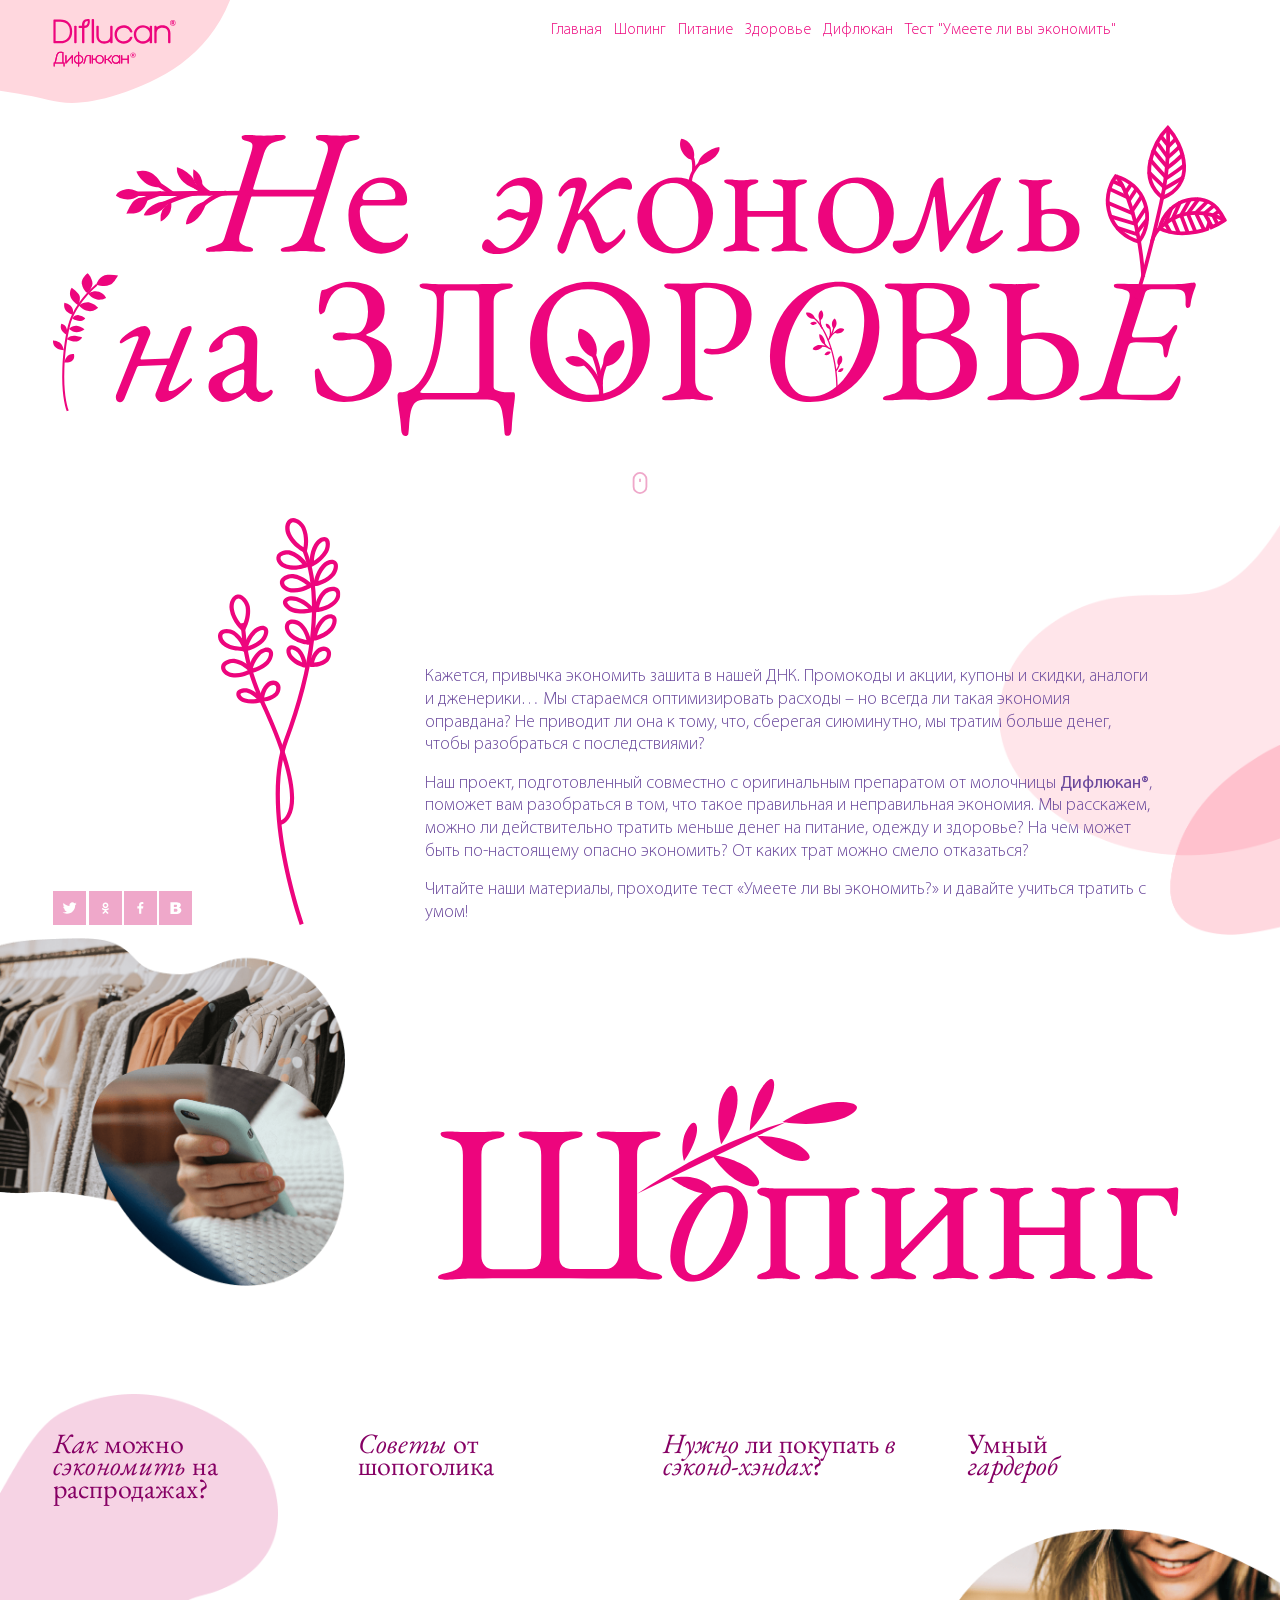
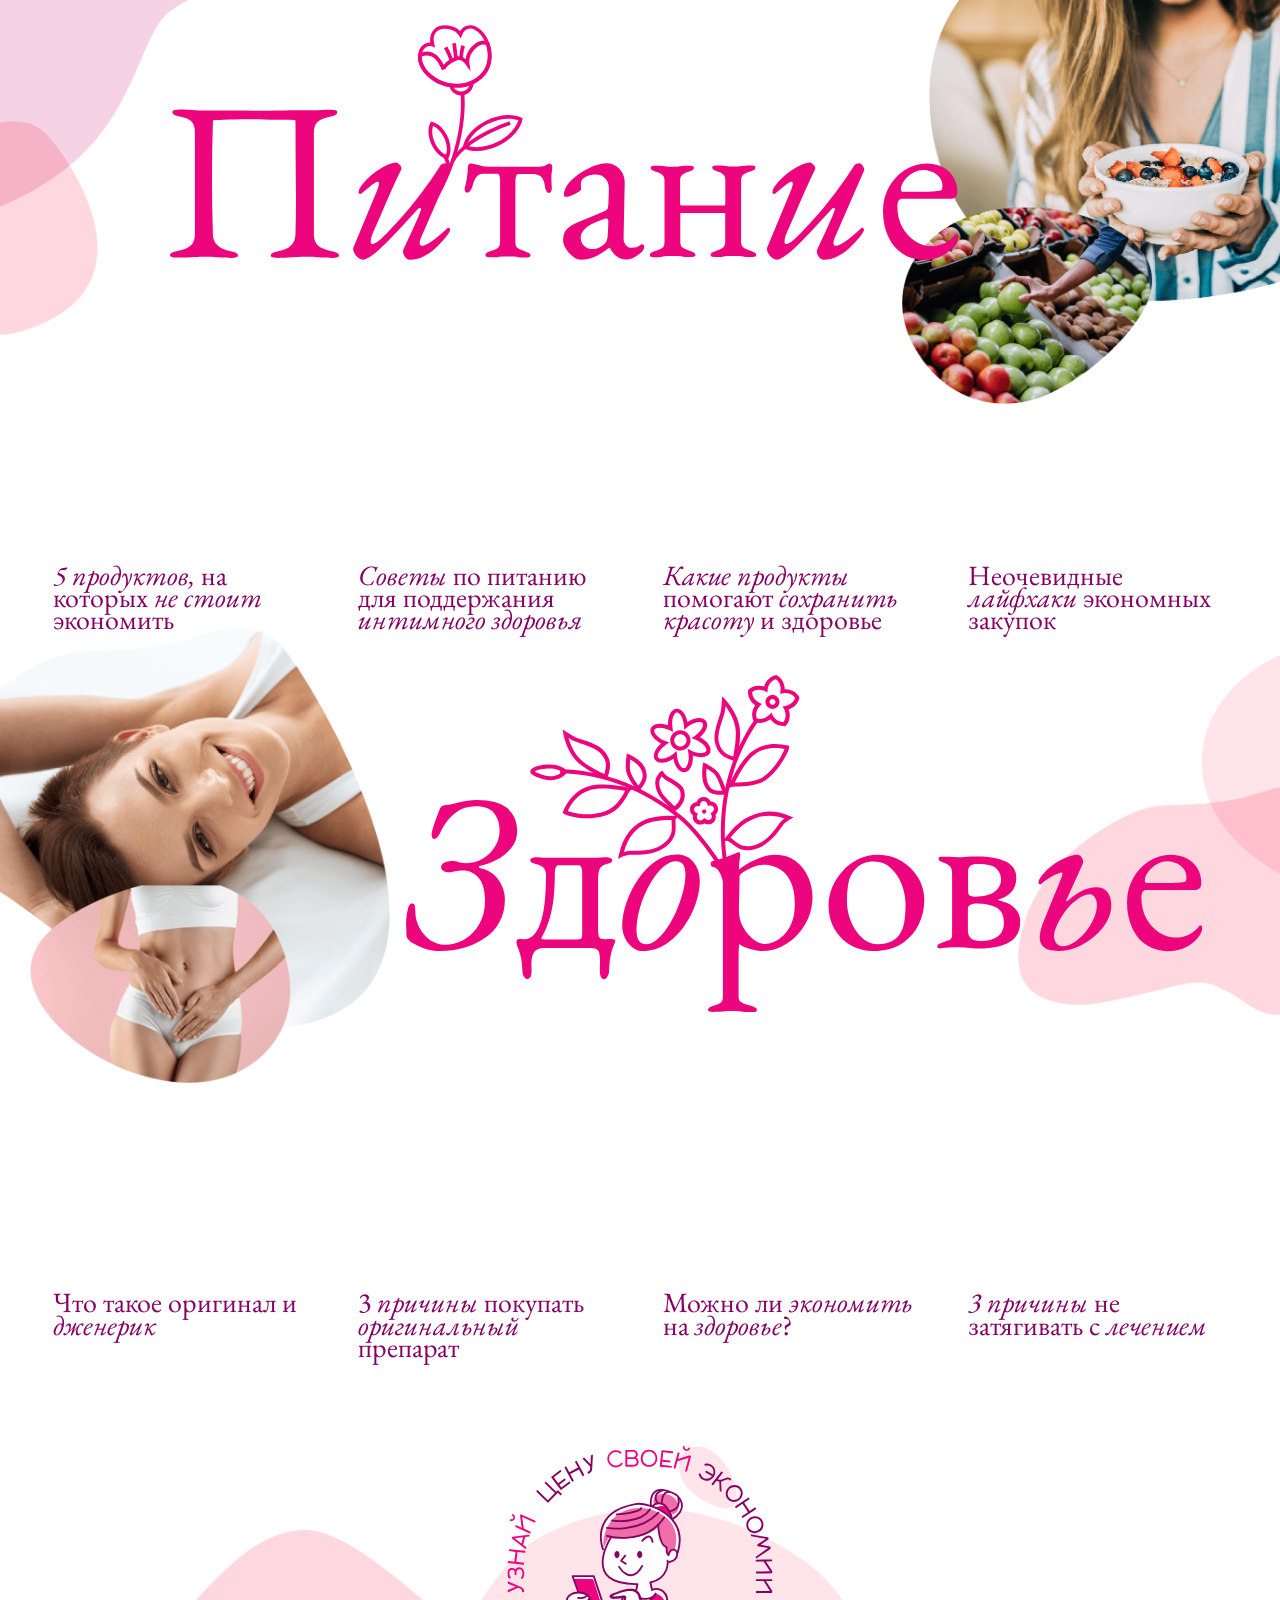
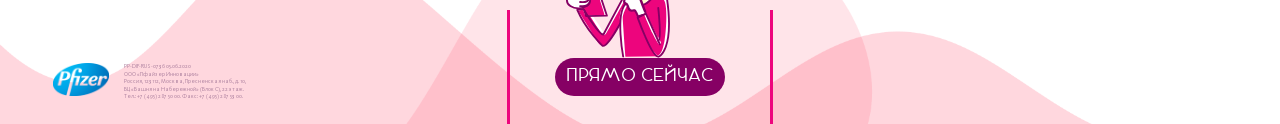
<file: app/index.html>
<!DOCTYPE html>
<html lang="en">
<head>
    <meta charset="UTF-8">
    <meta name="viewport" content="width=device-width, initial-scale=1.0">
    <title>Document</title>
    <link rel="stylesheet" href="css/main.min.css">
</head>
<body>
    <div class="wrapper">
       <header class="header">
        <div class="container header__container">
          <div class="header__row">
            <div class="logo header__logo">
              <a href="/" class="logo__image"></a>
            </div>
            <nav class="main-menu header__main-menu">
              <ul class="main-menu__list">
                <li class="main-menu__list-item"><a href="#main" class="main-menu__link">
                  Главная
                </a></li>
                <li class="main-menu__list-item"><a href="#shoping" class="main-menu__link">
                  Шопинг
                </a></li>
                <li class="main-menu__list-item"><a href="#nutrition" class="main-menu__link">
                  Питание
                </a></li>
                <li class="main-menu__list-item"><a href="#health" class="main-menu__link">
                  Здоровье
                </a></li>
                <li class="main-menu__list-item"><a href="#" class="main-menu__link">
                  Дифлюкан	
                </a></li>
                <li class="main-menu__list-item"><a href="#" class="main-menu__link">
                  Тест "Умеете ли вы экономить"
                </a></li>
              </ul>
            </nav>
            <div class="burger header__burger">
              <span class="rect"></span>
              <span class="rect"></span>
              <span class="rect"></span>
            </div>
            <div class="mobile-menu">
              <div class="mobile-menu__header">
                <div class="logo mobile-menu__logo">
                  <a href="/" class="logo__image"></a>
                </div>
              </div>
              <img src="img/mobile-menu/text.svg" alt="" class="mobile-menu__image">
              <nav class="mobile-menu__nav">
                <ul class="mobile-menu__list">
                  <li class="mobile-menu__list-item">
                    <a href="#health-mob" class="mobile__link">
                    <img src="img/mobile-menu/health.svg" alt="" class="mobile__link-image"> 
                  </a>
                </li>
                  <li class="mobile-menu__list-item"><a href="#shoping-mob" class="mobile__link"><img src="img/mobile-menu/shoping.svg" alt="" class="mobile__link-image"> </a></li>
                  <li class="mobile-menu__list-item"><a href="#nutrition" class="mobile__link"><img src="img/mobile-menu/nutrition.svg" alt="" class="mobile__link-image"> </a></li>
                  <li class="mobile-menu__list-item"><a href="test.html" class="mobile__link"><img src="img/mobile-menu/economy.svg" alt="" class="mobile__link-image"> </a></li>

                </ul>
              </nav>
              <div class="mobile-menu__name">
                Дифлюкан®
              </div>
              <div class="footer__about  footer__about--mobile">
                <img src="images/phzer.png" alt="" class="footer__about-logo">
                <p class="footer__about-text">
                  PP-DIF-RUS-0736   05.06.2020 <br>
                  ООО «Пфайзер Инновации» <br>
                  Россия, 123112, Москва, Пресненская наб., д. 10, <br>
                  БЦ «Башня на Набережной» (Блок С), 22 этаж. <br>
                  Тел.: +7 (495) 287 50 00. Факс: +7 (495) 287 53 00.
      
                </p>
               
    
              </div>
              <p class="footer-inside__text">
                ИМЕЮТСЯ ПРОТИВОПОКАЗАНИЯ. ПЕРЕД ПРИМЕНЕНИЕМ НЕОБХОДИМО ПРОКОНСУЛЬТИРОВАТЬСЯ СО СПЕЦИАЛИСТОМ
              </p>
            </div>
          </div>
        </div>
       </header>
       <main class="main" id="main">
        <div class="hero">
        <div class="container">
          <img class="hero__image wow slideInLeft" src="img/Do_not_save.svg" alt="" data-wow-duration="0.7s">
          <span  class="hero__scroll">
            <img src="images/mouse.svg" alt="">
          </span>
          <div class="hero__row">
            <nav class="social hero__social" >
              <ul class="social__list ">
                <li class="social__list-item wow fadeInUp" data-wow-duration="0.4s" data-wow-delay="0">
                  <a href="#" class="social__link">
                    <svg class="social__link-icon">
                      <use xlink:href="img/spite.svg#icon-twitter"  />
                    </svg>
                  </a>
                </li>
                <li class="social__list-item wow fadeInUp" data-wow-duration="0.4s" data-wow-delay="0.2s">
                  <a href="#" class="social__link">
                    <svg class="social__link-icon">
                      <use xlink:href="img/spite.svg#icon-odn"  />
                    </svg>
                  </a>
                </li>
                <li class="social__list-item wow fadeInUp" data-wow-duration="0.4s" data-wow-delay="0.4s">
                  <a href="#" class="social__link">
                    <svg class="social__link-icon">
                      <use xlink:href="img/spite.svg#icon-facebook"  />
                    </svg>
                  </a>
                </li>
                <li class="social__list-item wow fadeInUp" data-wow-duration="0.4s" data-wow-delay="0.6s">
                  <a href="#" class="social__link">
                    <svg class="social__link-icon">
                      <use xlink:href="img/spite.svg#icon-vk"  />
                    </svg>
                  </a>
                </li>
              </ul>
            </nav>
            <img src="img/hero-decor.svg" alt="" class="hero__decor hero__decor--desktop">
            <div class="hero__text-container">
              <p class="hero__text wow fadeInLeft" data-wow-duration="0.4s" data-wow-delay="0">
                Кажется, привычка экономить зашита в нашей ДНК. Промокоды и акции, купоны и скидки, аналоги и дженерики… Мы стараемся оптимизировать расходы – но всегда ли такая экономия оправдана? Не приводит ли она к тому, что, сберегая сиюминутно, мы тратим больше денег, чтобы разобраться 
                с последствиями?
              </p>
              <p class="hero__text wow fadeInLeft" data-wow-duration="0.4s" data-wow-delay=".4s">    
                Наш проект, подготовленный совместно с оригинальным препаратом от молочницы <b>Дифлюкан®</b>, поможет вам разобраться в том, что такое правильная и неправильная экономия. Мы расскажем, можно ли действительно тратить меньше денег на питание, одежду и здоровье? На чем может быть по-настоящему опасно экономить? От каких трат можно смело отказаться?
              </p>
              <p class="hero__text wow fadeInLeft" data-wow-duration="0.4s" data-wow-delay=".8s">
                Читайте наши материалы, проходите тест «Умеете ли вы экономить?» 
                и давайте учиться тратить с умом!
              </p>
            </div>
            <img src="img/mobile-img.svg" alt="" class="hero__decor hero__decor--mobile">
          </div>
         
        </div>
        </div>
        <!--end hero-->
        <div class="double-section shoping double-section--desktop" id="shoping">
          <img src="img/shoping-img.png" alt="" class="shoping__image wow fadeInLeft" data-wow-duration="0.4s" data-wow-delay="0">
          <div class="container">
           
            <div class="double-section__title double-section__title--right">
              <img class="double-section__title-image wow slideInRight" src="img/shoping.svg" alt="" data-wow-duration="0.4s" data-wow-delay="0">
            </div>
            <div class="double-section__row double-section__row--mt-medium">
              <div class="double-section__item-container wow fadeInLeft" data-wow-duration="0.4s" data-wow-delay="0">
                <div class="double-section__item">
                  <p class="double-section__text">
                    <i>Как</i> можно <i>сэкономить</i> на распродажах?
                  </p>
                </div>
              </div>
              <div class="double-section__item-container wow fadeInLeft" data-wow-duration="0.4s" data-wow-delay="0.2s">
                <div class="double-section__item">
                  <p class="double-section__text">
                    <i>Советы</i> от шопоголика 
                  </p>
                </div>
              </div>
              <div class="double-section__item-container wow fadeInLeft" data-wow-duration="0.4s" data-wow-delay="0.4s">
                <div class="double-section__item">
                  <p class="double-section__text">
                    <i>Нужно</i> ли покупать <i>в сэконд-хэндах</i>?
                  </p>
                </div>
              </div>
              <div class="double-section__item-container wow fadeInLeft" data-wow-duration="0.4s" data-wow-delay="0.6s">
                <div class="double-section__item">
                  <p class="double-section__text">
                    Умный  <br>
                    <i>гардероб</i>
                  </p>
                </div>
              </div>

            </div>
          </div>
        </div>
        <!--end shoping-->

        <div class="double-section health double-section--mobile" id="health-mob">
          <img class="health__image health__image--desktop" src="img/health-image.png" alt="" >
          <div class="container">
            
            <img class="health__image health__image--mobile" src="img/health-image-mobile.png" alt="" >
            <div class="double-section__title double-section__title--right-padding">
              <img class="double-section__title-image wow slideInLeft" src="img/health.svg" alt="" data-wow-duration="0.4s" data-wow-delay="0">
            </div>
            <div class="double-section__row double-section__row--mt-medium-big">
              <div class="double-section__item-container wow fadeInLeft" data-wow-duration="0.4s" data-wow-delay="0">
                <div class="double-section__item">
                  <p class="double-section__text">
                    <i>Что</i> такое оригинал и <i>дженерик</i> 
                  </p>
                </div>
              </div>
              <div class="double-section__item-container wow fadeInLeft" data-wow-duration="0.4s" data-wow-delay="0.2s">
                <div class="double-section__item">
                  <p class="double-section__text">
                    3 <i>причины</i> покупать <i>оригинальный</i> препарат 
                  </p>
                </div>
              </div>
              <div class="double-section__item-container wow fadeInLeft" data-wow-duration="0.4s" data-wow-delay="0.4s">
                <div class="double-section__item">
                  <p class="double-section__text">
                    Можно ли <i>экономить</i> на <i>здоровье</i>? 
                  </p>
                </div>
              </div>
              <div class="double-section__item-container wow fadeInLeft" data-wow-duration="0.4s" data-wow-delay="0.6s">
                <div class="double-section__item">
                  <p class="double-section__text">
                    <i>   3 причины </i>
                    не затягивать
                     
                    с <i>лечением</i> 
                  </p>
                </div>
              </div>
            </div>
          </div>
        </div>
        <!--end health-->

        <div class="double-section shoping double-section--mobile" id="shoping-mob">
          <img src="img/shoping-img.png" alt="" class="shoping__image shoping__image--desktop">
          <div class="container">
            <img src="img/shoping-img-mobile.png" alt="" class="shoping__image shoping__image--mobile">
            <div class="double-section__title double-section__title--right">
              <img class="double-section__title-image" src="img/shoping.svg" alt="">
            </div>
            <div class="double-section__row double-section__row--mt-medium">
              <div class="double-section__item-container">
                <div class="double-section__item">
                  <p class="double-section__text">
                    <i>Как</i> можно <i>сэкономить</i> на распродажах?
                  </p>
                </div>
              </div>
              <div class="double-section__item-container">
                <div class="double-section__item">
                  <p class="double-section__text">
                    <i>Советы</i> от шопоголика 
                  </p>
                </div>
              </div>
              <div class="double-section__item-container">
                <div class="double-section__item">
                  <p class="double-section__text">
                    <i>Нужно</i> ли покупать <i>в сэконд-хэндах</i>?
                  </p>
                </div>
              </div>
              <div class="double-section__item-container">
                <div class="double-section__item">
                  <p class="double-section__text">
                    Умный  <br>
                    <i>гардероб</i>
                  </p>
                </div>
              </div>

            </div>
          </div>
        </div>
        <!--end shoping-->
        <div class="double-section nutrition" id="nutrition">
          <img  class="nutrition__image nutrition__image--desktop wow fadeInLeft" src="img/nutrition-img.png" alt="" data-wow-duration="0.4s" data-wow-delay="0">
          <div class="container">
            <img  class="nutrition__image nutrition__image--mobile " src="img/nutrition-img-mobile.png" alt="" >
            <div class="double-section__title double-section__title--left">
              <img class="double-section__title-image wow slideInLeft" src="img/nutrition.svg" alt="" data-wow-duration="0.4s" data-wow-delay="0">
            </div>
            <div class="double-section__row double-section__row--mt-big">
              <div class="double-section__item-container">
                <div class="double-section__item wow fadeInLeft" data-wow-duration="0.4s" data-wow-delay="0">
                  <p class="double-section__text">
                   <i> 5 продуктов,</i> на которых 
                   <i> не стоит</i> экономить 
                  </p>
                </div>
              </div>
              <div class="double-section__item-container">
                <div class="double-section__item wow fadeInLeft" data-wow-duration="0.4s" data-wow-delay="0.2s">
                  <p class="double-section__text">
                    <i>Советы</i> по питанию для поддержания <i>интимного здоровья</i>
                  </p>
                </div>
              </div>
              <div class="double-section__item-container">
                <div class="double-section__item wow fadeInLeft" data-wow-duration="0.4s" data-wow-delay="0.4s">
                  <p class="double-section__text">
                   <i> Какие продукты</i> помогают <i>сохранить красоту</i> и здоровье
                  </p>
                </div>
              </div>
              <div class="double-section__item-container">
                <div class="double-section__item wow fadeInLeft" data-wow-duration="0.4s" data-wow-delay="0.6s">
                  <p class="double-section__text">
                    Неочевидные <i>лайфхаки</i> экономных закупок 
                  </p>
                </div>
              </div>
            </div>
          </div>
        </div>
        <!--end nutrition-->
        <div class="double-section health double-section--desktop" id="health">
          <img class="health__image wow fadeInLeft" src="img/health-image.png" alt="" data-wow-duration="0.4s" data-wow-delay="0">
          <div class="container">
            <div class="double-section__title double-section__title--right-padding">
              <img class="double-section__title-image wow slideInRight" src="img/health.svg" alt="" data-wow-duration="0.4s" data-wow-delay="0">
            </div>
            <div class="double-section__row double-section__row--mt-medium-big">
              <div class="double-section__item-container">
                <div class="double-section__item wow fadeInLeft" data-wow-duration="0.4s" data-wow-delay="0">
                  <p class="double-section__text">
                    Что такое оригинал и <i>дженерик</i> 
                  </p>
                </div>
              </div>
              <div class="double-section__item-container">
                <div class="double-section__item wow fadeInLeft" data-wow-duration="0.4s" data-wow-delay="0.2s">
                  <p class="double-section__text" >
                    3 <i>причины</i> покупать <i>оригинальный</i> препарат 
                  </p>
                </div>
              </div>
              <div class="double-section__item-container">
                <div class="double-section__item wow fadeInLeft" data-wow-duration="0.4s" data-wow-delay="0.4s">
                  <p class="double-section__text">
                    Можно ли <i>экономить</i> на <i>здоровье</i>? 
                  </p>
                </div>
              </div>
              <div class="double-section__item-container">
                <div class="double-section__item wow fadeInLeft" data-wow-duration="0.4s" data-wow-delay="0.6s">
                  <p class="double-section__text">
                    <i>   3 причины </i>
                    не затягивать
                     
                    с <i>лечением</i> 
                  </p>
                </div>
              </div>
            </div>
          </div>
        </div>
        <!--end health-->
       </main>
       <footer class="footer">
        <div class="container">
         <div class="footer__row">
          <div class="footer__about footer__about--abs footer__about--desktop">
            <img src="images/phzer.png" alt="" class="footer__about-logo">
            <p class="footer__about-text">
              PP-DIF-RUS-0736   05.06.2020 <br>
              ООО «Пфайзер Инновации» <br>
              Россия, 123112, Москва, Пресненская наб., д. 10, <br>
              БЦ «Башня на Набережной» (Блок С), 22 этаж. <br>
              Тел.: +7 (495) 287 50 00. Факс: +7 (495) 287 53 00.

            </p>
          </div>
          <div class="footer__about footer__about--abs footer__about--mobile footer__about--row">
            <img src="images/phzer.png" alt="" class="footer__about-logo">
            <p class="footer__about-text">
              PP-DIF-RUS-0736   05.06.2020 <br>
              ООО «Пфайзер Инновации» <br>
              Россия, 123112, Москва, Пресненская наб., д. 10, <br>
              БЦ «Башня на Набережной» (Блок С), 22 этаж. <br>
              Тел.: +7 (495) 287 50 00. Факс: +7 (495) 287 53 00.

            </p>
          </div>
        <a href="#" class="footer__link footer__link--border footer__link--center footer__link--desktop wow fadeInUp" data-wow-duration="0.4s" data-wow-delay="0">
          <img class="footer__link-text" src="img/footer-text.svg" alt="" >
          <img src="img/footer-img.svg" alt="" class="footer__image">
          <span class="button">
            ПРЯМО СЕЙЧАС
          </span>
        </a>
        <a href="#" class="footer__link footer__link--right footer__link--mobile">
          <img src="img/mobile-img.svg" alt="">
        </a>
         </div>
        </div>
       </footer>
    </div>
    <script src="https://ajax.googleapis.com/ajax/libs/jquery/3.4.1/jquery.min.js"></script>
    <script src="js/libs.min.js"></script>
    <script src="js/main.js"></script>
</body>
</html>
</file>
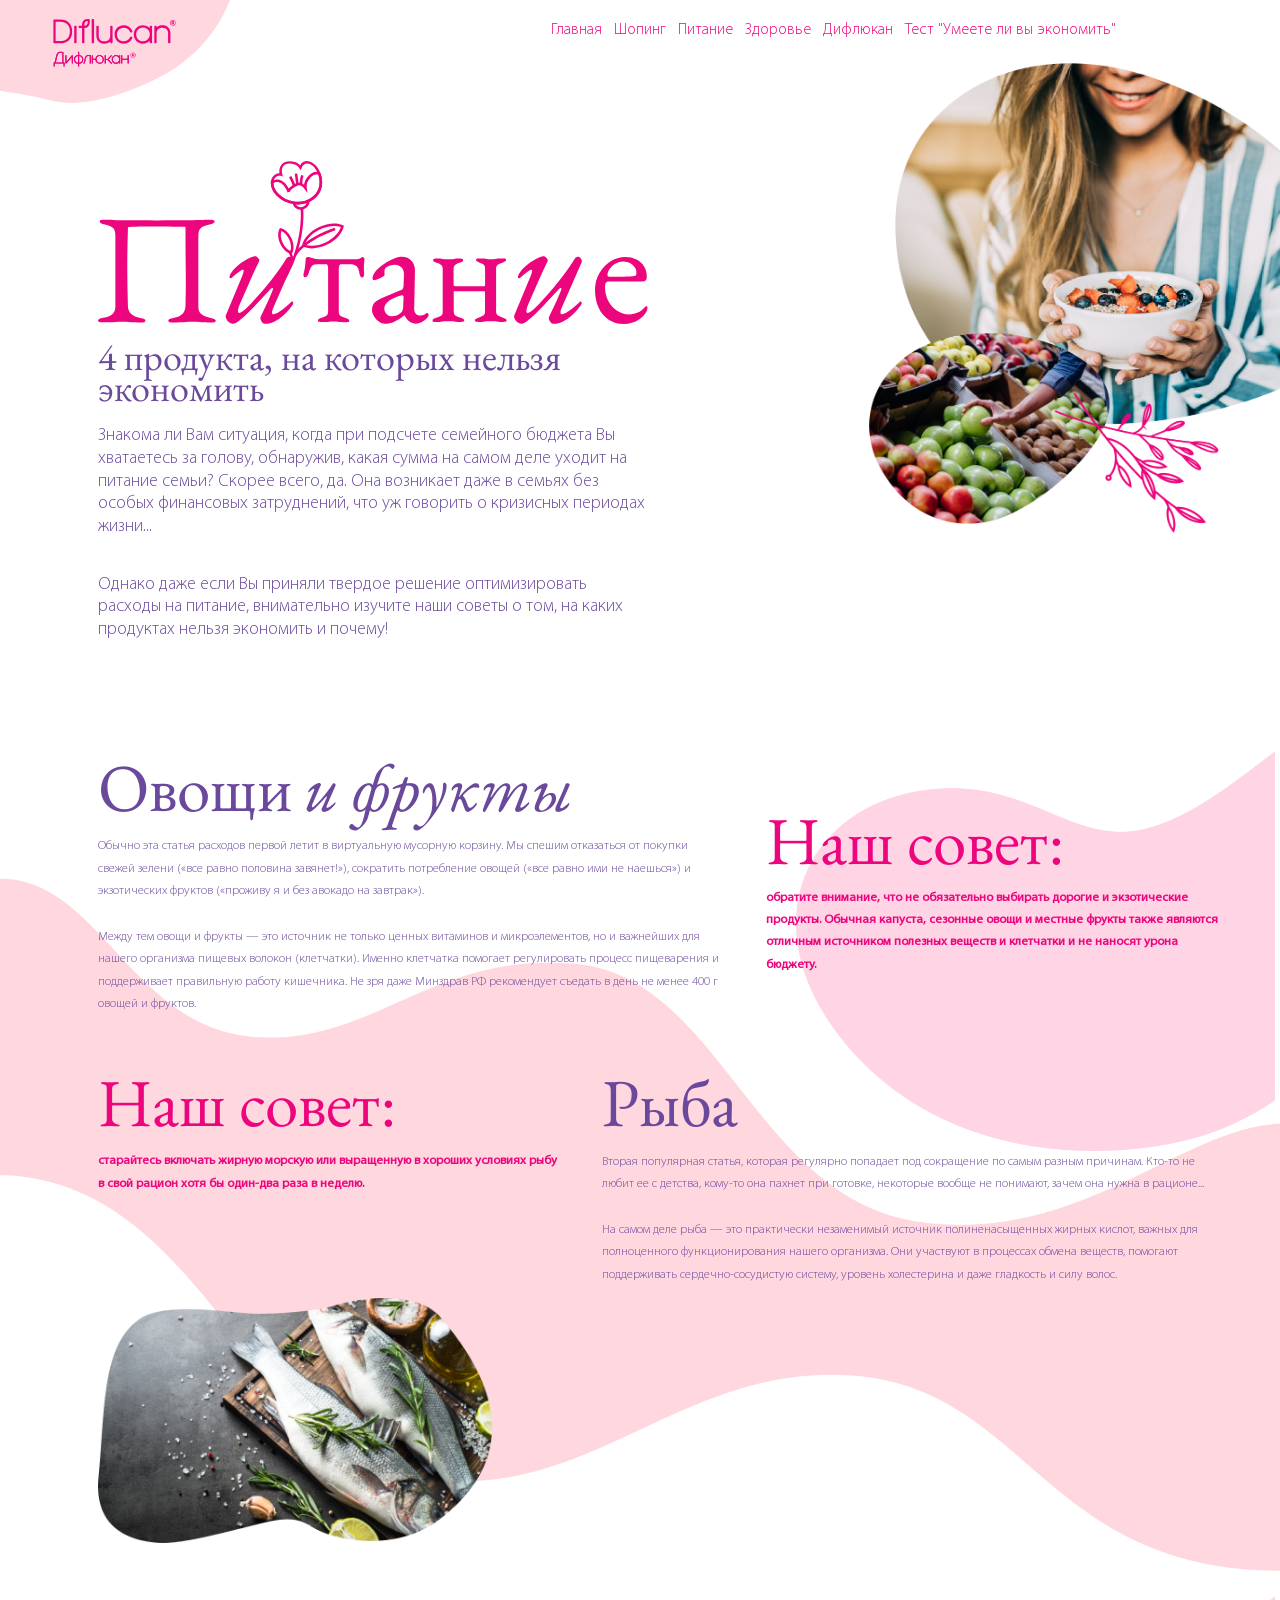
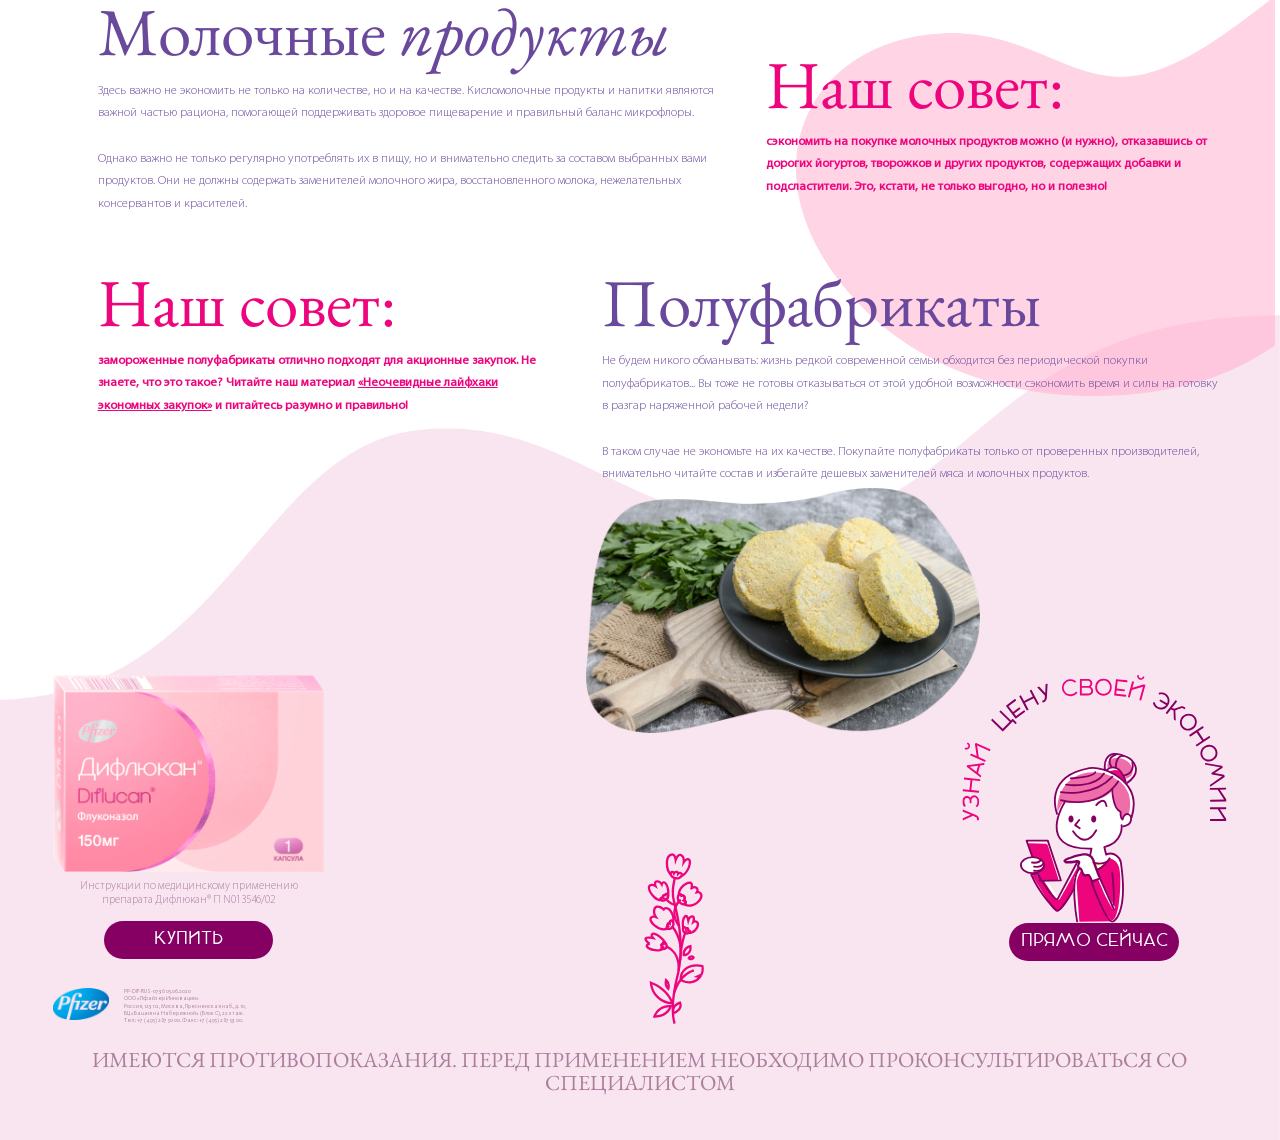
<file: app/food1.html>
<!DOCTYPE html>
<html lang="ru">
<head>
    <meta charset="UTF-8">
    <meta name="viewport" content="width=device-width, initial-scale=1.0">
    <title>food1</title>
    <link rel="stylesheet" href="css/main.min.css">
</head>
<body>
    <div class="wrapper">
        <header class="header">
            <div class="container header__container">
              <div class="header__row">
                <div class="logo header__logo">
                  <a href="/" class="logo__image"></a>
                </div>
                <nav class="main-menu header__main-menu">
                  <ul class="main-menu__list">
                    <li class="main-menu__list-item"><a href="#main" class="main-menu__link">
                      Главная
                    </a></li>
                    <li class="main-menu__list-item"><a href="#shoping" class="main-menu__link">
                      Шопинг
                    </a></li>
                    <li class="main-menu__list-item"><a href="#nutrition" class="main-menu__link">
                      Питание
                    </a></li>
                    <li class="main-menu__list-item"><a href="#health" class="main-menu__link">
                      Здоровье
                    </a></li>
                    <li class="main-menu__list-item"><a href="#" class="main-menu__link">
                      Дифлюкан	
                    </a></li>
                    <li class="main-menu__list-item"><a href="#" class="main-menu__link">
                      Тест "Умеете ли вы экономить"
                    </a></li>
                  </ul>
                </nav>
                <div class="burger header__burger">
                  <span class="rect"></span>
                  <span class="rect"></span>
                  <span class="rect"></span>
                </div>
                <div class="mobile-menu">
                  <div class="mobile-menu__header">
                    <div class="logo mobile-menu__logo">
                      <a href="/" class="logo__image"></a>
                    </div>
                  </div>
                  <img src="img/mobile-menu/text.svg" alt="" class="mobile-menu__image">
                  <nav class="mobile-menu__nav">
                    <ul class="mobile-menu__list">
                      <li class="mobile-menu__list-item">
                        <a href="index.html#health-mob" class="mobile__link">
                        <img src="img/mobile-menu/health.svg" alt="" class="mobile__link-image"> 
                      </a>
                    </li>
                      <li class="mobile-menu__list-item"><a href="index.html#shoping-mob" class="mobile__link"><img src="img/mobile-menu/shoping.svg" alt="" class="mobile__link-image"> </a></li>
                      <li class="mobile-menu__list-item"><a href="index.html#nutrition" class="mobile__link"><img src="img/mobile-menu/nutrition.svg" alt="" class="mobile__link-image"> </a></li>
                      <li class="mobile-menu__list-item"><a href="test.html" class="mobile__link"><img src="img/mobile-menu/economy.svg" alt="" class="mobile__link-image"> </a></li>
    
                    </ul>
                  </nav>
                  <div class="mobile-menu__name">
                    Дифлюкан®
                  </div>
                  <div class="footer__about  footer__about--mobile">
                    <img src="images/phzer.png" alt="" class="footer__about-logo">
                    <p class="footer__about-text">
                      PP-DIF-RUS-0736   05.06.2020 <br>
                      ООО «Пфайзер Инновации» <br>
                      Россия, 123112, Москва, Пресненская наб., д. 10, <br>
                      БЦ «Башня на Набережной» (Блок С), 22 этаж. <br>
                      Тел.: +7 (495) 287 50 00. Факс: +7 (495) 287 53 00.
          
                    </p>
                   
        
                  </div>
                  <p class="footer-inside__text">
                    ИМЕЮТСЯ ПРОТИВОПОКАЗАНИЯ. ПЕРЕД ПРИМЕНЕНИЕМ НЕОБХОДИМО ПРОКОНСУЛЬТИРОВАТЬСЯ СО СПЕЦИАЛИСТОМ
                  </p>
                </div>
              </div>
            </div>
        </header>
        <main class="main" id="main">
            <div class="hero-food">
                <div class="hero-food__row">
                    
                    <div class="hero-food__left">
                        <img src="img/food.svg" alt="" class="hero-food__title wow slideInLeft" data-wow-duration="0.4s"data-wow-delay="0">
                        <img src="img/food-image.png" alt="" class="hero-food__img wow fadeInRight" data-wow-duration="0.4s"data-wow-delay="0">
                        <img src="img/nutrition-img-mobile.png" alt="" class="hero-food__img hero-food__img--mobile">
                        <div class="hero-food__subtitle wow slideInLeft" data-wow-duration="0.4s"data-wow-delay="0">4 продукта, на которых нельзя экономить</div>
                        <p class="hero-food__text wow slideInLeft" data-wow-duration="0.4s"data-wow-delay="0">Знакома ли Вам ситуация, когда при подсчете семейного бюджета Вы хватаетесь за голову, обнаружив, какая сумма на самом деле уходит на питание семьи? Скорее всего, да. Она возникает даже в семьях без особых финансовых затруднений, что уж говорить о кризисных периодах жизни...

                         
                        </p>
                        <p class="hero-food__text wow slideInLeft" data-wow-duration="0.4s"data-wow-delay="0">
                          Однако даже если Вы приняли твердое решение оптимизировать расходы на питание, внимательно изучите наши советы о том, на каких продуктах нельзя экономить и почему!
                        </p>
                        
                    </div>
                </div>
                <div class="container">
                    
                </div>
            </div>
           <div class="advices">
             <div class="container">
               <div class="advices__row">
                  <div class="advices__item-container advices__item-container--big-width wow slideInLeft" data-wow-duration="0.4s"data-wow-delay="0">
                   <div class="advices__item">
                    <h2>
                      Овощи <i>и фрукты</i>

                    </h2>
                    <p class="advices__text advices__text--light">
                      Обычно эта статья расходов первой летит в виртуальную мусорную корзину. Мы спешим отказаться от покупки свежей зелени («все равно половина завянет!»), сократить потребление овощей («все равно ими не наешься») и экзотических фруктов («проживу я и без авокадо на завтрак»).

                    </p>
                    <p class="advices__text advices__text--light">
                      Между тем овощи и фрукты — это источник не только ценных витаминов и микроэлементов, но и важнейших для нашего организма пищевых волокон (клетчатки). Именно клетчатка помогает регулировать процесс пищеварения и поддерживает правильную работу кишечника. Не зря даже Минздрав РФ рекомендует съедать в день не менее 400 г овощей и фруктов.
                    </p>
                   </div>
                  </div>
                  <div class="advices__item-container advices__item-container--lit-width wow slideInRight" data-wow-duration="0.4s"data-wow-delay="0">
                    <div class="advices__item advices__item--padding-top">
                      <h3>
                        Наш совет: 
                      </h3>
                      <p class="advices__text advices__text--semibold">
                        обратите внимание, что не обязательно выбирать дорогие и экзотические продукты. Обычная капуста, сезонные овощи и местные фрукты также являются отличным источником полезных веществ и клетчатки и не наносят урона бюджету.
                      </p>
                    </div>
                  </div>
                 
                   <div class="advices__item-container advices__item-container--lit-width advices__item-container--desk wow slideInLeft" data-wow-duration="0.4s"data-wow-delay="0">
                     <div class="advices__item">
                       <h3 class="mb-big">
                         Наш совет: 
                       </h3>
                       <p class="advices__text advices__text advices__text--semibold">
                        старайтесь включать жирную морскую или выращенную в хороших условиях рыбу в свой рацион хотя бы один-два раза в неделю.
                       </p>

                       <img class="advices__item-img1" src="images/advice-img-1png.png" alt="">
                     </div>
                   </div>
                   <div class="advices__item-container advices__item-container--big-width wow slideInRight" data-wow-duration="0.4s"data-wow-delay="0">
                    <div class="advices__item">
                     <h2>
                      Рыба
 
                     </h2>
                     <p class="advices__text advices__text--light">
                      Вторая популярная статья, которая регулярно попадает под сокращение по самым разным причинам. Кто-то не любит ее с детства, кому-то она пахнет при готовке, некоторые вообще не понимают, зачем она нужна в рационе...
                     </p>
                     <p class="advices__text advices__text--light">
                      На самом деле рыба — это практически незаменимый источник полиненасыщенных жирных кислот, важных для полноценного функционирования нашего организма. Они участвуют в процессах обмена веществ, помогают поддерживать сердечно-сосудистую систему, уровень холестерина и даже гладкость и силу волос.
                     </p>
                    </div>
                   </div>
                   <div class="advices__item-container advices__item-container--lit-width advices__item-container--mob">
                    <div class="advices__item">
                      <h3 class="mb-big">
                        Наш совет: 
                      </h3>
                      <p class="advices__text advices__text advices__text--semibold">
                       старайтесь включать жирную морскую или выращенную в хороших условиях рыбу в свой рацион хотя бы один-два раза в неделю.
                      </p>

                      <img class="advices__item-img1" src="images/advice-img-1png.png" alt="">
                    </div>
                  </div>

                   <div class="advices__item-container advices__item-container--big-width advices__item-container--big-mt wow slideInLeft"  data-wow-duration="0.4s"data-wow-delay="0">
                    <div class="advices__item">
                     <h2>
                      Молочные <i>продукты</i>
 
                     </h2>
                     <p class="advices__text advices__text--light">
                      Здесь важно не экономить не только на количестве, но и на качестве. Кисломолочные продукты и напитки являются важной частью рациона, помогающей поддерживать здоровое пищеварение и правильный баланс микрофлоры.

                     
                      
 
                     </p>
                     <p class="advices__text advices__text--light">
                      Однако важно не только регулярно употреблять их в пищу, но и внимательно следить за составом выбранных вами продуктов. Они не должны содержать заменителей молочного жира, восстановленного молока, нежелательных консервантов и красителей.
                     </p>
                    </div>
                   </div>
                   <div class="advices__item-container advices__item-container--lit-width advices__item-container--big-mt wow slideInRight"  data-wow-duration="0.4s"data-wow-delay="0">
                     <div class="advices__item advices__item--padding-top">
                       <h3>
                         Наш совет: 
                       </h3>
                       <p class="advices__text advices__text--semibold">
                        сэкономить на покупке молочных продуктов можно (и нужно), отказавшись от дорогих йогуртов, творожков и других продуктов, содержащих добавки и подсластители. Это, кстати, не только выгодно, но и полезно!
                       </p>
                     </div>
                   </div>
                  
                    <div class="advices__item-container advices__item-container--lit-width advices__item-container--desk wow slideInLeft"  data-wow-duration="0.4s"data-wow-delay="0">
                      <div class="advices__item">
                        <h3 class="mb-big">
                          Наш совет: 
                        </h3>
                        <p class="advices__text advices__text advices__text--semibold">
                          замороженные полуфабрикаты отлично подходят для акционные закупок. Не знаете, что это такое? Читайте наш материал <a href="#" class="advices__link">«Неочевидные лайфхаки экономных закупок»</a> и питайтесь разумно и правильно!
                        </p>
                      </div>
                    </div>
                    <div class="advices__item-container advices__item-container--big-width wow slideInRight"  data-wow-duration="0.4s"data-wow-delay="0">
                     <div class="advices__item">
                      <h2 class="lit">
                        Полуфабрикаты
  
                      </h2>
                      <p class="advices__text advices__text--light">
                        Не будем никого обманывать: жизнь редкой современной семьи обходится без периодической покупки полуфабрикатов... Вы тоже не готовы отказываться от этой удобной возможности сэкономить время и силы на готовку в разгар наряженной рабочей недели?

                       
                        
                      </p>
                      <p class="advices__text advices__text--light">
                        В таком случае не экономьте на их качестве. Покупайте полуфабрикаты только от проверенных производителей, внимательно читайте состав и избегайте дешевых заменителей мяса и молочных продуктов.
                      </p>
                      <img class="advices__image-mob" src="images/advice-img-2.png" alt="">

                     
                     </div>
                    </div>
                    <div class="advices__item-container advices__item-container--lit-width advices__item-container--mob">
                      <div class="advices__item">
                        <h3 class="mb-big">
                          Наш совет: 
                        </h3>
                        <p class="advices__text advices__text advices__text--semibold">
                          замороженные полуфабрикаты отлично подходят для акционные закупок. Не знаете, что это такое? Читайте наш материал <a href="#" class="advices__link">«Неочевидные лайфхаки экономных закупок»</a> и питайтесь разумно и правильно!
                        </p>
                      </div>
                    </div>
               </div>
             </div>
           </div>
        </main>
        <footer class="footer footer--third">
          <img class="footer--third-img2" src="images/advice-img-2.png" alt="">
          <div class="container">
           
           <div class="footer__row">
            <div class="footer__left">
              <div class="promo-hero__left wow fadeInLeft" data-wow-duration="0.4s"data-wow-delay="0">
                <img class="promo-hero__image" src="images/promo-img.png" alt="">
                <p class="promo-hero__text">
                  Инструкции по медицинскому применению <br> препарата Дифлюкан®️ П N013546/02
                </p>
                <a href="#" class="button promo-hero__button">
                  КУПИТЬ
                </a>
              </div>
            
              <div class="footer__about footer__about--desktop">
                <img src="images/phzer.png" alt="" class="footer__about-logo">
                <p class="footer__about-text">
                  PP-DIF-RUS-0736   05.06.2020 <br>
                  ООО «Пфайзер Инновации» <br>
                  Россия, 123112, Москва, Пресненская наб., д. 10, <br>
                  БЦ «Башня на Набережной» (Блок С), 22 этаж. <br>
                  Тел.: +7 (495) 287 50 00. Факс: +7 (495) 287 53 00.
  
                </p>
              </div>
            </div>
            <img class="footer__decor footer__decor--center wow fadeInUp" src="img/footer-second-decor.svg" alt="" data-wow-duration="0.4s"data-wow-delay="0">
            <a href="#" class="footer__link footer__link--desktop wow fadeInUp" data-wow-duration="0.4s"data-wow-delay="0">
              <img class="footer__link-text" src="img/footer-text.svg" alt="" >
              <img src="img/footer-img.svg" alt="" class="footer__image">
              <span class="button">
                ПРЯМО СЕЙЧАС
              </span>
            </a>
            <a href="#" class="footer__link footer__link--right footer__link--mobile">
              <img src="img/mobile-img.svg" alt="">
            </a>
           </div>
           <p class="footer__text">
            ИМЕЮТСЯ ПРОТИВОПОКАЗАНИЯ. ПЕРЕД ПРИМЕНЕНИЕМ НЕОБХОДИМО ПРОКОНСУЛЬТИРОВАТЬСЯ СО СПЕЦИАЛИСТОМ
           </p>
  
           <div class="footer__about footer__about--mobile">
            <img src="images/phzer.png" alt="" class="footer__about-logo">
            <p class="footer__about-text">
              PP-DIF-RUS-0736   05.06.2020 <br>
              ООО «Пфайзер Инновации» <br>
              Россия, 123112, Москва, Пресненская наб., д. 10, <br>
              БЦ «Башня на Набережной» (Блок С), 22 этаж. <br>
              Тел.: +7 (495) 287 50 00. Факс: +7 (495) 287 53 00.
  
            </p>
          </div>
          </div>
         </footer>
    </div>
    <script src="https://ajax.googleapis.com/ajax/libs/jquery/3.4.1/jquery.min.js"></script>
    <script src="js/libs.min.js"></script>
    <script src="js/main.js"></script>
</body>
</html>
</file>
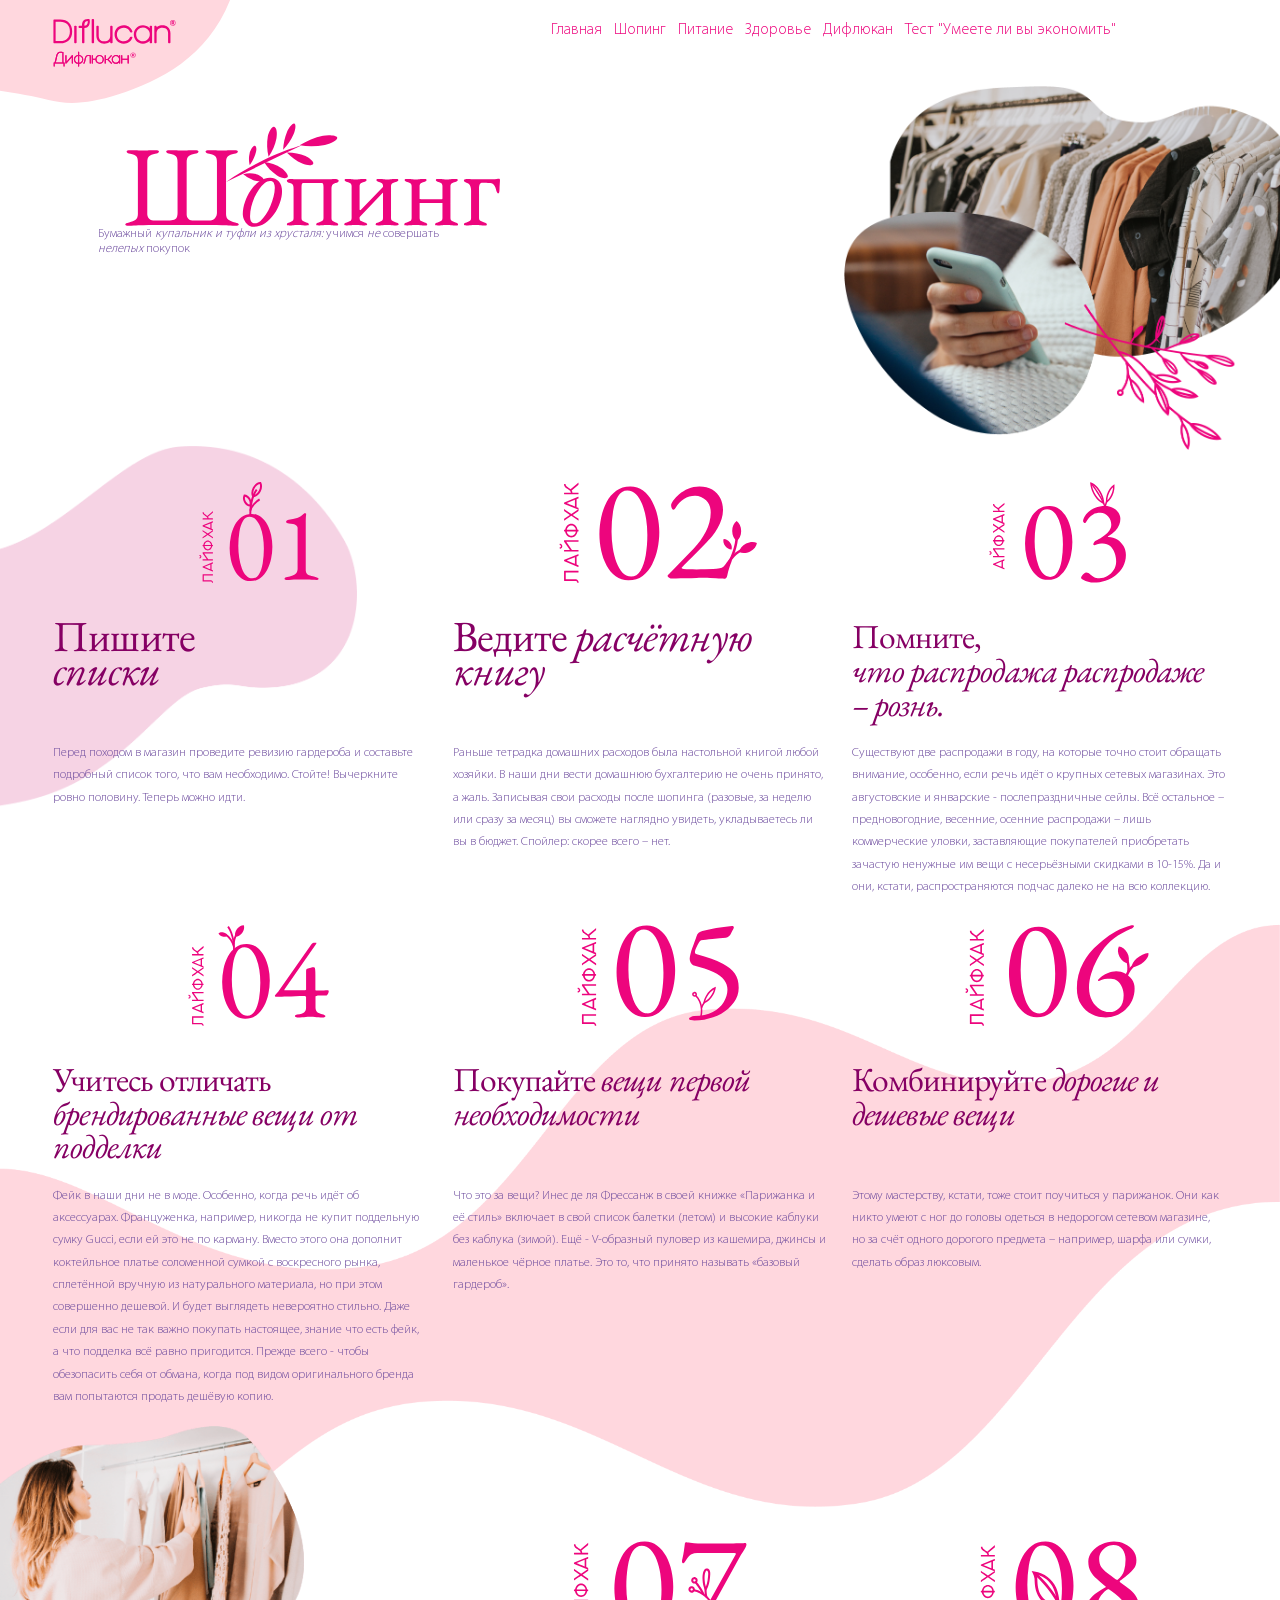
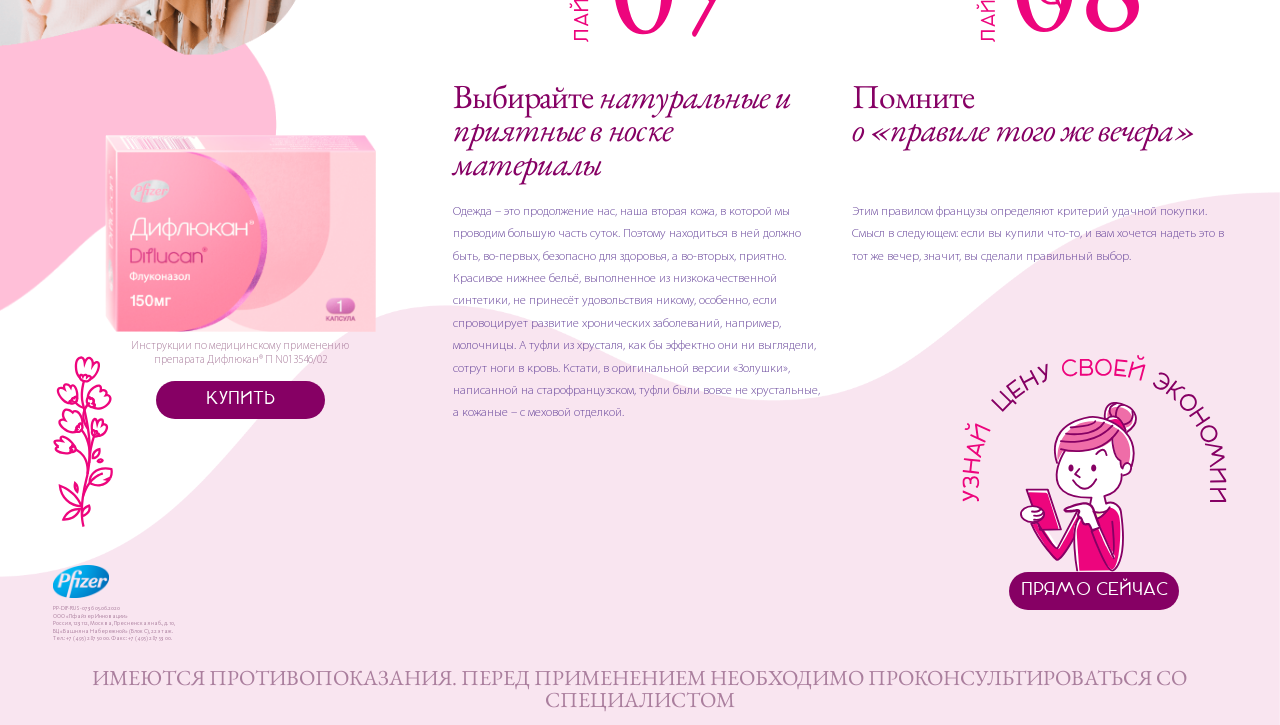
<file: app/index_second.html>
<!DOCTYPE html>
<html lang="en">
<head>
    <meta charset="UTF-8">
    <meta name="viewport" content="width=device-width, initial-scale=1.0">
    <title>Document</title>
    <link rel="stylesheet" href="css/main.min.css">
</head>
<body>
    <div class="wrapper">
       <header class="header">
        <div class="container header__container">
          <div class="header__row">
            <div class="logo header__logo">
              <a href="/" class="logo__image"></a>
            </div>
            <nav class="main-menu header__main-menu">
              <ul class="main-menu__list">
                <li class="main-menu__list-item"><a href="#" class="main-menu__link">
                  Главная
                </a></li>
                <li class="main-menu__list-item"><a href="#" class="main-menu__link">
                  Шопинг
                </a></li>
                <li class="main-menu__list-item"><a href="#" class="main-menu__link">
                  Питание
                </a></li>
                <li class="main-menu__list-item"><a href="#" class="main-menu__link">
                  Здоровье
                </a></li>
                <li class="main-menu__list-item"><a href="#" class="main-menu__link">
                  Дифлюкан	
                </a></li>
                <li class="main-menu__list-item"><a href="#" class="main-menu__link">
                  Тест "Умеете ли вы экономить"
                </a></li>
              </ul>
            </nav>
            <div class="burger header__burger">
              <span class="rect"></span>
              <span class="rect"></span>
              <span class="rect"></span>
            </div>
            <div class="mobile-menu">
              <div class="mobile-menu__header">
                <div class="logo mobile-menu__logo">
                  <a href="/" class="logo__image"></a>
                </div>
              </div>
              <img src="img/mobile-menu/text.svg" alt="" class="mobile-menu__image">
              <nav class="mobile-menu__nav">
                <ul class="mobile-menu__list">
                  <li class="mobile-menu__list-item"><a href="#" class="mobile__link"><img src="img/mobile-menu/health.svg" alt="" class="mobile__link-image"> </a></li>
                  <li class="mobile-menu__list-item"><a href="#" class="mobile__link"><img src="img/mobile-menu/shoping.svg" alt="" class="mobile__link-image"> </a></li>
                  <li class="mobile-menu__list-item"><a href="#" class="mobile__link"><img src="img/mobile-menu/nutrition.svg" alt="" class="mobile__link-image"> </a></li>
                  <li class="mobile-menu__list-item"><a href="#" class="mobile__link"><img src="img/mobile-menu/economy.svg" alt="" class="mobile__link-image"> </a></li>
                </ul>
              </nav>
            </div>
          </div>
        </div>
       </header>
       <main class="main">
        <div class="hero-second">
          <div class="container">
            <div class="hero-second__row">
              <div class="hero-second__left">
                <img src="img/hero-second-title.svg" alt="" class="hero-second__title wow slideInLeft" data-wow-duration="0.4s"data-wow-delay="0">
                <p class="hero-second__text wow slideInLeft" >
                  Бумажный <i>купальник и туфли из хрусталя:</i> учимся <i>не</i> совершать <i>нелепых</i> покупок 
                </p>
              </div>
              
            </div>
          </div>
          <a class="hero-second__link" href="#" >
            <img class="hero-second__link-img " src="img/mobile-img.svg" alt="" data-wow-duration="0.4s"data-wow-delay="0">
          </a>
          <img class="hero-second__image hero-second__image--desktop wow fadeInRight" src="img/hero-second-img.png" alt="" data-wow-duration="0.4s"data-wow-delay="0">
          <img class="hero-second__image hero-second__image--mobile" src="img/hero-second-image-mobile.png" alt="">
        </div>
        <!--end hero-second-->

        <div class="guides">
          <img src="img/guiides-container-img.png" alt="" class="guides__decor-image wow fadeInLeft"  data-wow-duration="0.4s"data-wow-delay="0">
          <div class="container">
            <div class="guides__row">
              <div class="guides__item-container">
                <div class="guides-item wow fadeInLeft" data-wow-duration="0.4s"data-wow-delay="0">
                  <div class="guides-item__value-container">
                    <img class="guides-item__value" src="img/guides/1.svg" alt="" >
                   </div>
                  <h3 class="guides-item__title guides-item__title--big">
                    Пишите <br><i>списки</i> 
                  </h3>
                  <p class="guides-item__text">
                    Перед походом в магазин проведите ревизию гардероба и составьте подробный список того, что вам необходимо. Стойте! Вычеркните ровно половину. Теперь можно идти. 
                  </p>
                </div>
              </div>
              <div class="guides__item-container">
                <div class="guides-item wow fadeInLeft" data-wow-duration="0.4s"data-wow-delay="0.1s">
                  <div class="guides-item__value-container">
                    <img class="guides-item__value" src="img/guides/2.svg" alt="" >
                   </div>
                  <h3 class="guides-item__title guides-item__title--big">
                    Ведите <i>расчётную книгу</i>
                  </h3>
                  <p class="guides-item__text">
                    Раньше тетрадка домашних расходов была настольной книгой любой хозяйки. В наши дни вести домашнюю бухгалтерию не очень принято, а жаль. Записывая свои расходы после шопинга (разовые, за неделю или сразу за месяц) вы сможете наглядно увидеть, укладываетесь ли вы в бюджет. Спойлер: скорее всего – нет. 
                  </p>
                </div>
              </div>
              <div class="guides__item-container">
                <div class="guides-item wow fadeInLeft" data-wow-duration="0.4s"data-wow-delay="0.2s">
                 <div class="guides-item__value-container">
                  <img class="guides-item__value" src="img/guides/3.svg" alt="" >
                 </div>
                  <h3 class="guides-item__title">
                    Помните, <br>
                    <i>что распродажа распродаже – рознь. </i>
                  </h3>
                  <p class="guides-item__text">
                    Существуют две распродажи в году, на которые точно стоит обращать внимание, особенно, если речь идёт о крупных сетевых магазинах. Это августовские и январские - послепраздничные сейлы. Всё остальное – предновогодние, весенние, осенние распродажи – лишь коммерческие уловки, заставляющие покупателей приобретать зачастую ненужные им вещи с несерьёзными скидками в 10-15%. Да и они, кстати, распространяются подчас далеко не на всю коллекцию. 

                  </p>
                </div>
              </div>
              <div class="guides__item-container">
                <div class="guides-item wow fadeInLeft" data-wow-duration="0.4s"data-wow-delay="0.3s">
                  <div class="guides-item__value-container">
                    <img class="guides-item__value" src="img/guides/4.svg" alt="" >
                   </div>
                  <h3 class="guides-item__title">
                    Учитесь отличать <i>брендированные вещи от подделки </i>
                  </h3>
                  <p class="guides-item__text">
                    Фейк в наши дни не в моде. Особенно, когда речь идёт об аксессуарах. Француженка, например, никогда не купит поддельную сумку Gucci, если ей это не по карману. Вместо этого она дополнит коктейльное платье соломенной сумкой с воскресного рынка, сплетённой вручную из натурального материала, но при этом совершенно дешевой. И будет выглядеть невероятно стильно. 
                    Даже если для вас не так важно покупать настоящее, знание что есть фейк, а что подделка всё равно пригодится. Прежде всего - чтобы обезопасить себя от обмана, когда под видом оригинального бренда вам попытаются продать дешёвую копию.  
                  </p>
                </div>
              </div>
              <div class="guides__item-container guides__item-container--mt-mobile">
                <div class="guides-item wow fadeInLeft" data-wow-duration="0.4s"data-wow-delay="0.4s">
                  <div class="guides-item__value-container">
                    <img class="guides-item__value" src="img/guides/5.svg" alt="" >
                   </div>
                  <h3 class="guides-item__title">
                    Покупайте 
                    <i>вещи первой необходимости </i>
                  </h3>
                  <p class="guides-item__text">
                    Что это за вещи? Инес де ля Фрессанж в своей книжке «Парижанка и её стиль» включает в свой список балетки (летом) и высокие каблуки без каблука (зимой). Ещё - V-образный пуловер из кашемира, джинсы и маленькое чёрное платье. Это то, что принято называть «базовый гардероб». 
                  </p>
                </div>
              </div>
              <div class="guides__item-container">
                <div class="guides-item wow fadeInLeft" data-wow-duration="0.4s"data-wow-delay="0.5s">
                 <div class="guides-item__value-container">
                  <img class="guides-item__value" src="img/guides/6.svg" alt="">
                 </div>
                  <h3 class="guides-item__title">
                    Комбинируйте <i> дорогие и дешевые вещи </i>
                  </h3>
                  <p class="guides-item__text">
                    Этому мастерству, кстати, тоже стоит поучиться у парижанок. Они как никто умеют с ног до головы одеться в недорогом сетевом магазине, но за счёт одного дорогого предмета – например, шарфа или сумки, сделать образ люксовым.


                  </p>
                </div>
              </div>
              <div class="guides__item-container guides__item-container--with-decor guides__item-container--big-margin">
                <div class="promo-hero__left wow fadeInLeft" data-wow-duration="0.4s"data-wow-delay="0.6s">
                  <img class="promo-hero__image" src="images/promo-img.png" alt="" >
                  <p class="promo-hero__text">
                    Инструкции по медицинскому применению <br> препарата Дифлюкан®️ П N013546/02
                  </p>
                  <a href="#" class="button promo-hero__button">
                    КУПИТЬ
                  </a>
                </div>
              </div>
              <div class="guides__item-container guides__item-container--big-margin guides-item--mobile-decor">
                <div class="guides-item wow fadeInLeft" data-wow-duration="0.4s"data-wow-delay="0.7s">
                  <div class="guides-item__value-container">
                    <img class="guides-item__value" src="img/guides/7.svg" alt="" >
                   </div>
                  <h3 class="guides-item__title">
                    Выбирайте <i>натуральные и приятные в носке материалы</i>
                  </h3>
                  <p class="guides-item__text">
                    Одежда – это продолжение нас, наша вторая кожа, в которой мы проводим большую часть суток. Поэтому находиться в ней должно быть, во-первых, безопасно для здоровья, а во-вторых, приятно. Красивое нижнее бельё, выполненное из низкокачественной синтетики, не принесёт удовольствия никому, особенно, если спровоцирует развитие хронических заболеваний, например, молочницы. А туфли из хрусталя, как бы эффектно они ни выглядели, сотрут ноги в кровь. Кстати, в оригинальной версии «Золушки», написанной на старофранцузском, туфли были вовсе не хрустальные, а кожаные – с меховой отделкой. 
                  </p>
                </div>
              </div>
              <div class="guides__item-container guides__item-container--big-margin">
                <div class="guides-item wow fadeInLeft" data-wow-duration="0.4s"data-wow-delay="0.8s">
                  <div class="guides-item__value-container">
                    <img class="guides-item__value" src="img/guides/8.svg" alt="" >
                   </div>
                  <h3 class="guides-item__title">
                    Помните  <br>
                   <i> о «правиле 
                    того же вечера»</i>
                  </h3>
                  <p class="guides-item__text">
                    Этим правилом французы определяют критерий удачной покупки. Смысл в следующем: если вы купили что-то, и вам хочется надеть это в тот же вечер, значит, вы сделали правильный выбор. 

                  </p>
                </div>
              </div>
            </div>
          </div>
        </div>
        <!--end guides-->
       </main>
       <footer class="footer footer--second">
        <div class="container">
         <div class="footer__row">
          <div class="footer__left">
            <img class="footer__decor" src="img/footer-second-decor.svg" alt="">
            <div class="footer__about">
              <img src="images/phzer.png" alt="" class="footer__about-logo">
              <p class="footer__about-text">
                PP-DIF-RUS-0736   05.06.2020 <br>
                ООО «Пфайзер Инновации» <br>
                Россия, 123112, Москва, Пресненская наб., д. 10, <br>
                БЦ «Башня на Набережной» (Блок С), 22 этаж. <br>
                Тел.: +7 (495) 287 50 00. Факс: +7 (495) 287 53 00.

              </p>
            </div>
          </div>
          <a href="#" class="footer__link footer__link--desktop wow fadeInUp" data-wow-duration="0.4s" data-wow-delay="0">
            <img class="footer__link-text" src="img/footer-text.svg" alt="" >
            <img src="img/footer-img.svg" alt="" class="footer__image">
            <span class="button">
              ПРЯМО СЕЙЧАС
            </span>
          </a>
          <a href="#" class="footer__link footer__link--right footer__link--mobile">
            <img src="img/mobile-img.svg" alt="">
          </a>
         </div>
         <p class="footer__text">
          ИМЕЮТСЯ ПРОТИВОПОКАЗАНИЯ. ПЕРЕД ПРИМЕНЕНИЕМ НЕОБХОДИМО ПРОКОНСУЛЬТИРОВАТЬСЯ СО СПЕЦИАЛИСТОМ
         </p>
        </div>
       </footer>
    </div>
    <script src="https://ajax.googleapis.com/ajax/libs/jquery/3.4.1/jquery.min.js"></script>
    <script src="js/libs.min.js"></script>
    <script src="js/main.js"></script>
</body>
</html>
</file>
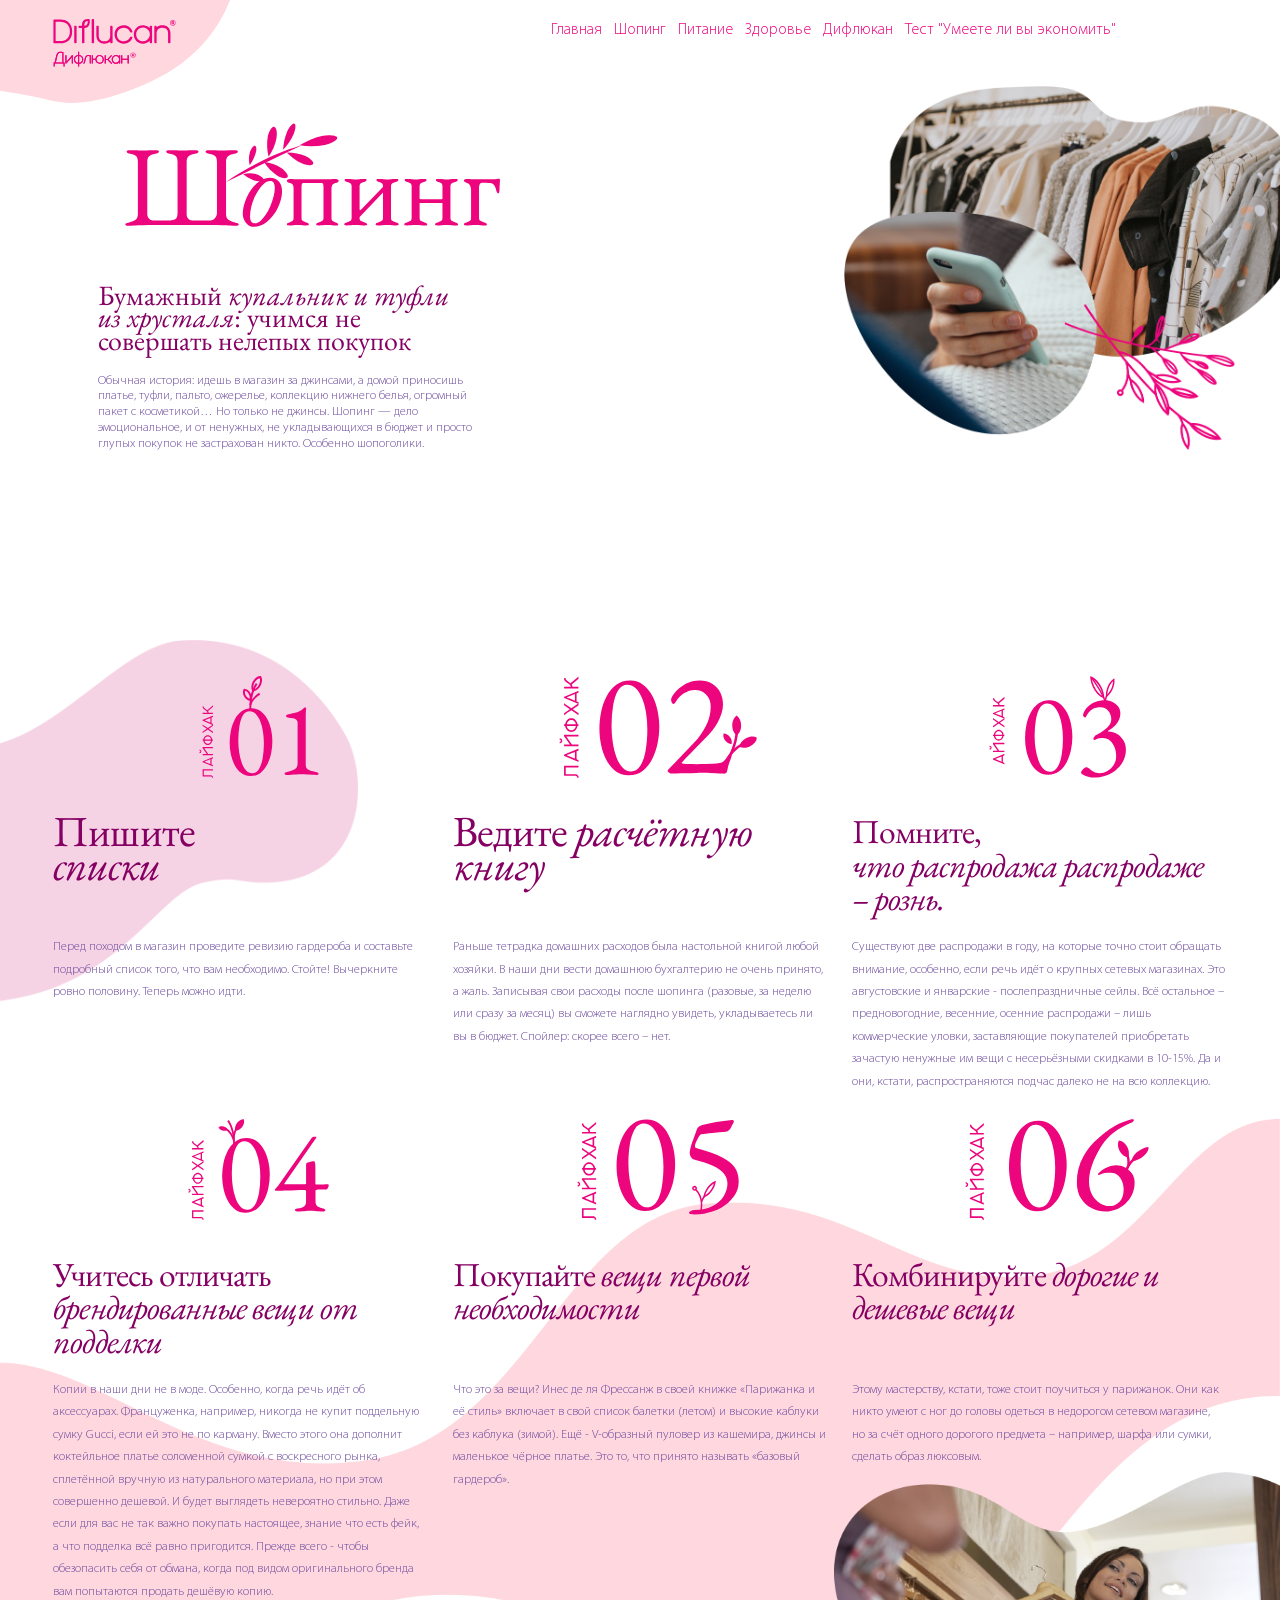
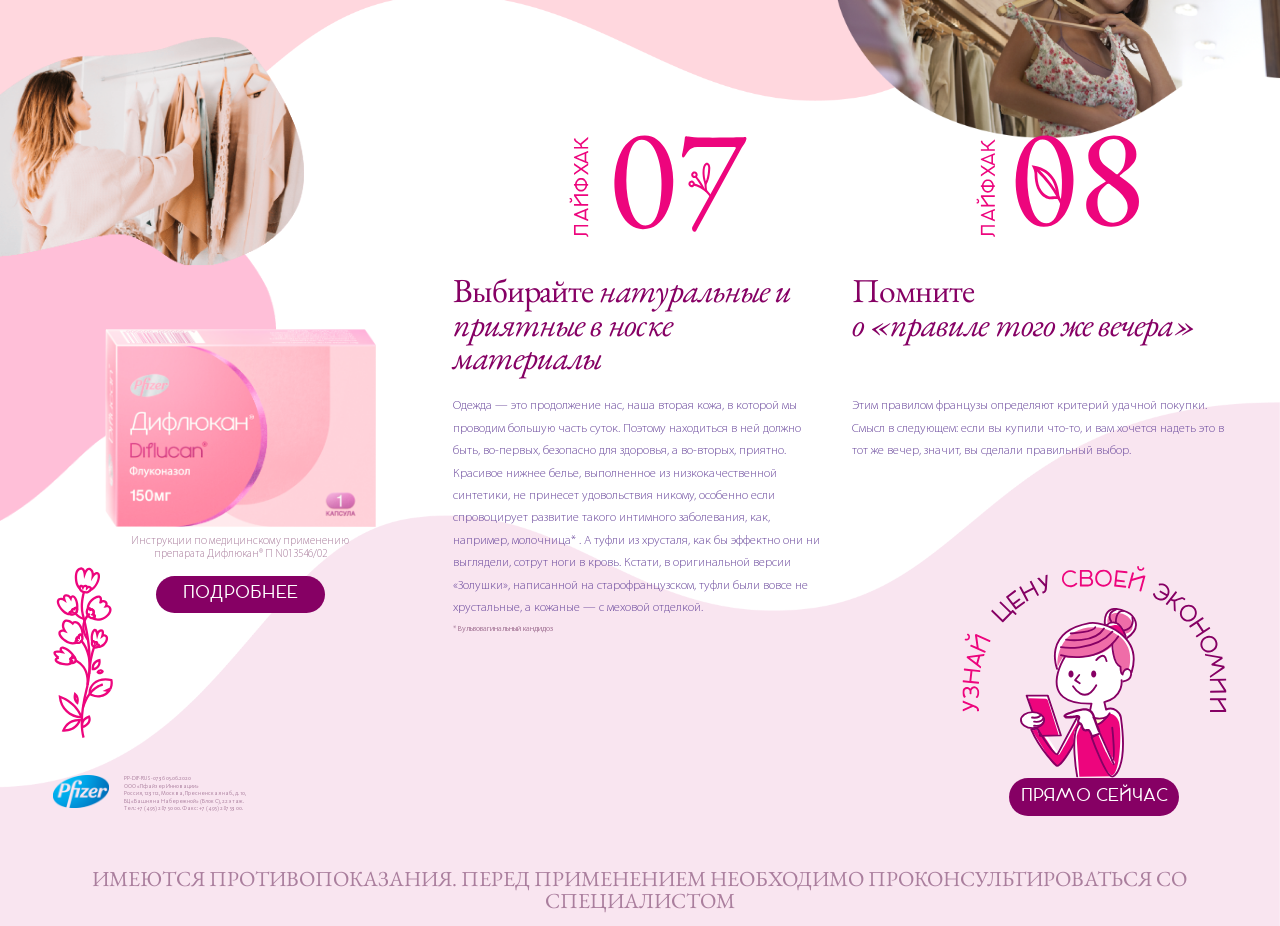
<file: app/index_shoping-1.html>
<!DOCTYPE html>
<html lang="en">
<head>
    <meta charset="UTF-8">
    <meta name="viewport" content="width=device-width, initial-scale=1.0">
    <title>Document</title>
    <link rel="stylesheet" href="css/main.min.css">
</head>
<body>
    <div class="wrapper">
       <header class="header">
        <div class="container header__container">
          <div class="header__row">
            <div class="logo header__logo">
              <a href="/" class="logo__image"></a>
            </div>
            <nav class="main-menu header__main-menu">
              <ul class="main-menu__list">
                <li class="main-menu__list-item"><a href="#" class="main-menu__link">
                  Главная
                </a></li>
                <li class="main-menu__list-item"><a href="#" class="main-menu__link">
                  Шопинг
                </a></li>
                <li class="main-menu__list-item"><a href="#" class="main-menu__link">
                  Питание
                </a></li>
                <li class="main-menu__list-item"><a href="#" class="main-menu__link">
                  Здоровье
                </a></li>
                <li class="main-menu__list-item"><a href="#" class="main-menu__link">
                  Дифлюкан	
                </a></li>
                <li class="main-menu__list-item"><a href="#" class="main-menu__link">
                  Тест "Умеете ли вы экономить"
                </a></li>
              </ul>
            </nav>
            <div class="burger header__burger">
              <span class="rect"></span>
              <span class="rect"></span>
              <span class="rect"></span>
            </div>
            <div class="mobile-menu">
              <div class="mobile-menu__header">
                <div class="logo mobile-menu__logo">
                  <a href="/" class="logo__image"></a>
                </div>
              </div>
              <img src="img/mobile-menu/text.svg" alt="" class="mobile-menu__image">
              <nav class="mobile-menu__nav">
                <ul class="mobile-menu__list">
                  <li class="mobile-menu__list-item">
                    <a href="index.html#health-mob" class="mobile__link">
                    <img src="img/mobile-menu/health.svg" alt="" class="mobile__link-image"> 
                  </a>
                </li>
                  <li class="mobile-menu__list-item"><a href="index.html#shoping-mob" class="mobile__link"><img src="img/mobile-menu/shoping.svg" alt="" class="mobile__link-image"> </a></li>
                  <li class="mobile-menu__list-item"><a href="index.html#nutrition" class="mobile__link"><img src="img/mobile-menu/nutrition.svg" alt="" class="mobile__link-image"> </a></li>
                  <li class="mobile-menu__list-item"><a href="test.html" class="mobile__link"><img src="img/mobile-menu/economy.svg" alt="" class="mobile__link-image"> </a></li>

                </ul>
              </nav>
              <div class="mobile-menu__name">
                Дифлюкан®
              </div>
              <div class="footer__about  footer__about--mobile">
                <img src="images/phzer.png" alt="" class="footer__about-logo">
                <p class="footer__about-text">
                  PP-DIF-RUS-0736   05.06.2020 <br>
                  ООО «Пфайзер Инновации» <br>
                  Россия, 123112, Москва, Пресненская наб., д. 10, <br>
                  БЦ «Башня на Набережной» (Блок С), 22 этаж. <br>
                  Тел.: +7 (495) 287 50 00. Факс: +7 (495) 287 53 00.
      
                </p>
               
    
              </div>
              <p class="footer-inside__text">
                ИМЕЮТСЯ ПРОТИВОПОКАЗАНИЯ. ПЕРЕД ПРИМЕНЕНИЕМ НЕОБХОДИМО ПРОКОНСУЛЬТИРОВАТЬСЯ СО СПЕЦИАЛИСТОМ
              </p>
            </div>
          </div>
        </div>
       </header>
       <main class="main">
        <div class="hero-second">
          <div class="container">
            <div class="hero-second__row">
              <div class="hero-second__left wow slideInLeft" data-wow-duration="0.4s"data-wow-delay="0">
                <img src="img/hero-second-title.svg" alt="" class="hero-second__title " >
                <h2 class="hero-second__text-title">
                  Бумажный <i>купальник и туфли из хрусталя</i>: учимся не совершать нелепых покупок 
                </h2>
                <p class="hero-second__text">
                  Обычная история: идешь в магазин за джинсами, а домой приносишь платье, туфли, пальто, ожерелье, коллекцию нижнего белья, огромный пакет с косметикой… Но только не джинсы. Шопинг — дело эмоциональное, и от ненужных, не укладывающихся в бюджет и просто глупых покупок не застрахован никто.  
                  Особенно шопоголики. 
                  
                </p>
              </div>
              
            </div>
          </div>
          <a class="hero-second__link" href="#" >
            <img class="hero-second__link-img" src="img/mobile-img.svg" alt="" >
          </a>
          <img class="hero-second__image hero-second__image--desktop wow fadeInRight" src="img/hero-second-img.png" alt="" data-wow-duration="0.4s"data-wow-delay="0">
          <img class="hero-second__image hero-second__image--mobile" src="img/hero-second-image-mobile.png" alt="">
        </div>
        <!--end hero-second-->

        <div class="guides guides--after">
          <img src="img/guiides-container-img.png" alt="" class="guides__decor-image  wow fadeInLeft" data-wow-duration="0.4s"data-wow-delay="0">
          <div class="container">
            <div class="guides__row">
              <div class="guides__item-container wow fadeInLeft" data-wow-duration="0.4s"data-wow-delay="0">
                <div class="guides-item">
                  <div class="guides-item__value-container">
                    <img class="guides-item__value" src="img/guides/1.svg" alt="" >
                   </div>
                  <h3 class="guides-item__title guides-item__title--big">
                    Пишите <br><i>списки</i> 
                  </h3>
                  <p class="guides-item__text">
                    Перед походом в магазин проведите ревизию гардероба и составьте подробный список того, что вам необходимо. Стойте! Вычеркните ровно половину. Теперь можно идти. 
                  </p>
                </div>
              </div>
              <div class="guides__item-container wow fadeInLeft" data-wow-duration="0.4s"data-wow-delay="0.1s">
                <div class="guides-item">
                  <div class="guides-item__value-container">
                    <img class="guides-item__value" src="img/guides/2.svg" alt="" >
                   </div>
                  <h3 class="guides-item__title guides-item__title--big">
                    Ведите <i>расчётную книгу</i>
                  </h3>
                  <p class="guides-item__text">
                    Раньше тетрадка домашних расходов была настольной книгой любой хозяйки. В наши дни вести домашнюю бухгалтерию не очень принято, а жаль. Записывая свои расходы после шопинга (разовые, за неделю или сразу за месяц) вы сможете наглядно увидеть, укладываетесь ли вы в бюджет. Спойлер: скорее всего – нет. 
                  </p>
                </div>
              </div>
              <div class="guides__item-container wow fadeInLeft" data-wow-duration="0.4s"data-wow-delay="0.2s">
                <div class="guides-item">
                 <div class="guides-item__value-container">
                  <img class="guides-item__value" src="img/guides/3.svg" alt="" >
                 </div>
                  <h3 class="guides-item__title">
                    Помните, <br>
                    <i>что распродажа распродаже – рознь. </i>
                  </h3>
                  <p class="guides-item__text">
                    Существуют две распродажи в году, на которые точно стоит обращать внимание, особенно, если речь идёт о крупных сетевых магазинах. Это августовские и январские - послепраздничные сейлы. Всё остальное – предновогодние, весенние, осенние распродажи – лишь коммерческие уловки, заставляющие покупателей приобретать зачастую ненужные им вещи с несерьёзными скидками в 10-15%. Да и они, кстати, распространяются подчас далеко не на всю коллекцию. 

                  </p>
                </div>
              </div>
              <div class="guides__item-container wow fadeInLeft" data-wow-duration="0.4s"data-wow-delay="0.3s">
                <div class="guides-item">
                  <div class="guides-item__value-container">
                    <img class="guides-item__value" src="img/guides/4.svg" alt="" >
                   </div>
                  <h3 class="guides-item__title">
                    Учитесь отличать <i>брендированные вещи от подделки </i>
                  </h3>
                  <p class="guides-item__text">
                    Копии в наши дни не в моде. Особенно, когда речь идёт об аксессуарах. Француженка, например, никогда не купит поддельную сумку Gucci, если ей это не по карману. Вместо этого она дополнит коктейльное платье соломенной сумкой с воскресного рынка, сплетённой вручную из натурального материала, но при этом совершенно дешевой. И будет выглядеть невероятно стильно. 
                    Даже если для вас не так важно покупать настоящее, знание что есть фейк, а что подделка всё равно пригодится. Прежде всего - чтобы обезопасить себя от обмана, когда под видом оригинального бренда вам попытаются продать дешёвую копию.  
                  </p>
                </div>
              </div>
              <div class="guides__item-container guides__item-container--mt-mobile wow fadeInLeft" data-wow-duration="0.4s"data-wow-delay="0.4s">
                <div class="guides-item">
                  <div class="guides-item__value-container">
                    <img class="guides-item__value" src="img/guides/5.svg" alt="" >
                   </div>
                  <h3 class="guides-item__title">
                    Покупайте 
                    <i>вещи первой необходимости </i>
                  </h3>
                  <p class="guides-item__text">
                    Что это за вещи? Инес де ля Фрессанж в своей книжке «Парижанка и её стиль» включает в свой список балетки (летом) и высокие каблуки без каблука (зимой). Ещё - V-образный пуловер из кашемира, джинсы и маленькое чёрное платье. Это то, что принято называть «базовый гардероб». 
                  </p>
                </div>
              </div>
              <div class="guides__item-container wow fadeInLeft" data-wow-duration="0.4s"data-wow-delay="0.5s">
                <div class="guides-item">
                 <div class="guides-item__value-container">
                  <img class="guides-item__value" src="img/guides/6.svg" alt="" >
                 </div>
                  <h3 class="guides-item__title">
                    Комбинируйте <i> дорогие и дешевые вещи </i>
                  </h3>
                  <p class="guides-item__text">
                    Этому мастерству, кстати, тоже стоит поучиться у парижанок. Они как никто умеют с ног до головы одеться в недорогом сетевом магазине, но за счёт одного дорогого предмета – например, шарфа или сумки, сделать образ люксовым.


                  </p>
                </div>
              </div>
              <div class="guides__item-container guides__item-container--with-decor guides__item-container--big-margin wow fadeInLeft" data-wow-duration="0.4s"data-wow-delay="0.6s">
                <div class="promo-hero__left">
                  <img class="promo-hero__image" src="images/promo-img.png" alt="" >
                  <p class="promo-hero__text">
                    Инструкции по медицинскому применению <br> препарата Дифлюкан®️ П N013546/02
                  </p>
                  <a href="#" class="button promo-hero__button">
                    ПОДРОБНЕЕ
                  </a>
                </div>
              </div>
              <div class="guides__item-container guides__item-container--big-margin guides-item--mobile-decor wow fadeInLeft" data-wow-duration="0.4s"data-wow-delay="0.7s">
                <div class="guides-item">
                  <div class="guides-item__value-container">
                    <img class="guides-item__value" src="img/guides/7.svg" alt="" >
                   </div>
                  <h3 class="guides-item__title">
                    Выбирайте <i>натуральные и приятные в носке материалы</i>
                  </h3>
                  <p class="guides-item__text">
                    Одежда — это продолжение нас, наша вторая кожа, в которой мы проводим большую часть суток. Поэтому находиться в ней должно быть, во-первых, безопасно для здоровья, а во-вторых, приятно. Красивое нижнее белье, выполненное из низкокачественной синтетики, не принесет удовольствия никому, особенно если спровоцирует развитие такого интимного заболевания, как, например, молочница* . А туфли из хрусталя, как бы эффектно они ни выглядели, сотрут ноги в кровь. Кстати, в оригинальной версии «Золушки», написанной на старофранцузском, туфли были вовсе не хрустальные, а кожаные — с меховой отделкой.
                  </p>
                  <div class="guides-item__text-explanation">* Вульвовагинальный кандидоз</div>
                </div>
              </div>
              <div class="guides__item-container guides__item-container--big-margin wow fadeInLeft" data-wow-duration="0.4s"data-wow-delay="0.8s">
                <div class="guides-item">
                  <div class="guides-item__value-container">
                    <img class="guides-item__value" src="img/guides/8.svg" alt="" >
                   </div>
                  <h3 class="guides-item__title">
                    Помните  <br>
                   <i> о «правиле 
                    того же вечера»</i>
                  </h3>
                  <p class="guides-item__text">
                    Этим правилом французы определяют критерий удачной покупки. Смысл в следующем: если вы купили что-то, и вам хочется надеть это в тот же вечер, значит, вы сделали правильный выбор. 

                  </p>
                </div>
              </div>
            </div>
          </div>
        </div>
        <!--end guides-->
       </main>
       <footer class="footer footer--second">
        <div class="container">
         <div class="footer__row">
          <div class="footer__left wow fadeInLeft" data-wow-duration="0.4s"data-wow-delay="0">
            <img class="footer__decor" src="img/footer-second-decor.svg" alt="">
            <div class="footer__about footer__about--desktop">
              <img src="images/phzer.png" alt="" class="footer__about-logo">
              <p class="footer__about-text">
                PP-DIF-RUS-0736   05.06.2020 <br>
                ООО «Пфайзер Инновации» <br>
                Россия, 123112, Москва, Пресненская наб., д. 10, <br>
                БЦ «Башня на Набережной» (Блок С), 22 этаж. <br>
                Тел.: +7 (495) 287 50 00. Факс: +7 (495) 287 53 00.

              </p>
            </div>
          </div>
          <a href="#" class="footer__link footer__link--desktop wow fadeInUp" data-wow-duration="0.4s"data-wow-delay="0">
            <img class="footer__link-text" src="img/footer-text.svg" alt="" >
            <img src="img/footer-img.svg" alt="" class="footer__image">
            <span class="button">
              ПРЯМО СЕЙЧАС
            </span>
          </a>
          <a href="#" class="footer__link footer__link--right footer__link--mobile">
            <img src="img/mobile-img.svg" alt="">
          </a>
         </div>
         <p class="footer__text">
          ИМЕЮТСЯ ПРОТИВОПОКАЗАНИЯ. ПЕРЕД ПРИМЕНЕНИЕМ НЕОБХОДИМО ПРОКОНСУЛЬТИРОВАТЬСЯ СО СПЕЦИАЛИСТОМ
         </p>
         <div class="footer__about footer__about--mobile">
          <img src="images/phzer.png" alt="" class="footer__about-logo">
          <p class="footer__about-text">
            PP-DIF-RUS-0736   05.06.2020 <br>
            ООО «Пфайзер Инновации» <br>
            Россия, 123112, Москва, Пресненская наб., д. 10, <br>
            БЦ «Башня на Набережной» (Блок С), 22 этаж. <br>
            Тел.: +7 (495) 287 50 00. Факс: +7 (495) 287 53 00.

          </p>
        </div>
        </div>
       </footer>
    </div>
    <script src="https://ajax.googleapis.com/ajax/libs/jquery/3.4.1/jquery.min.js"></script>
    <script src="js/libs.min.js"></script>
    <script src="js/main.js"></script>
</body>
</html>
</file>
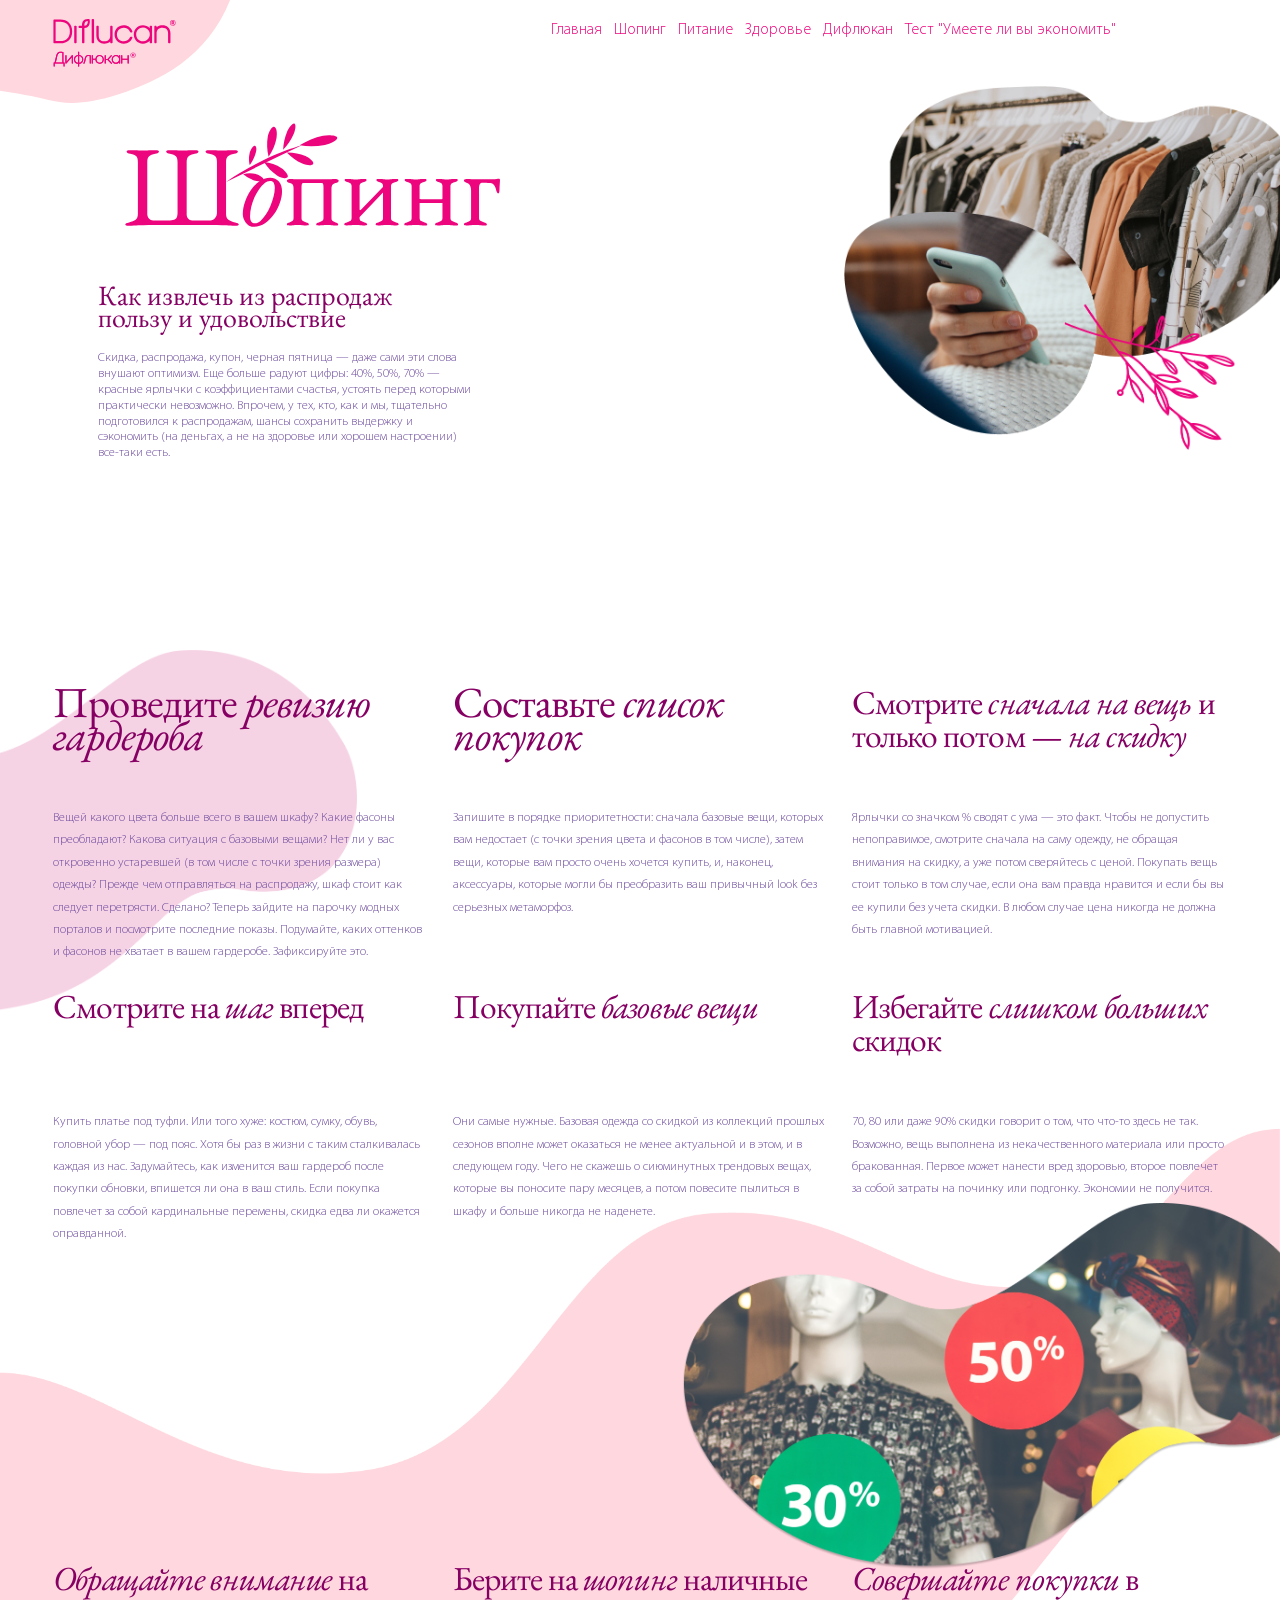
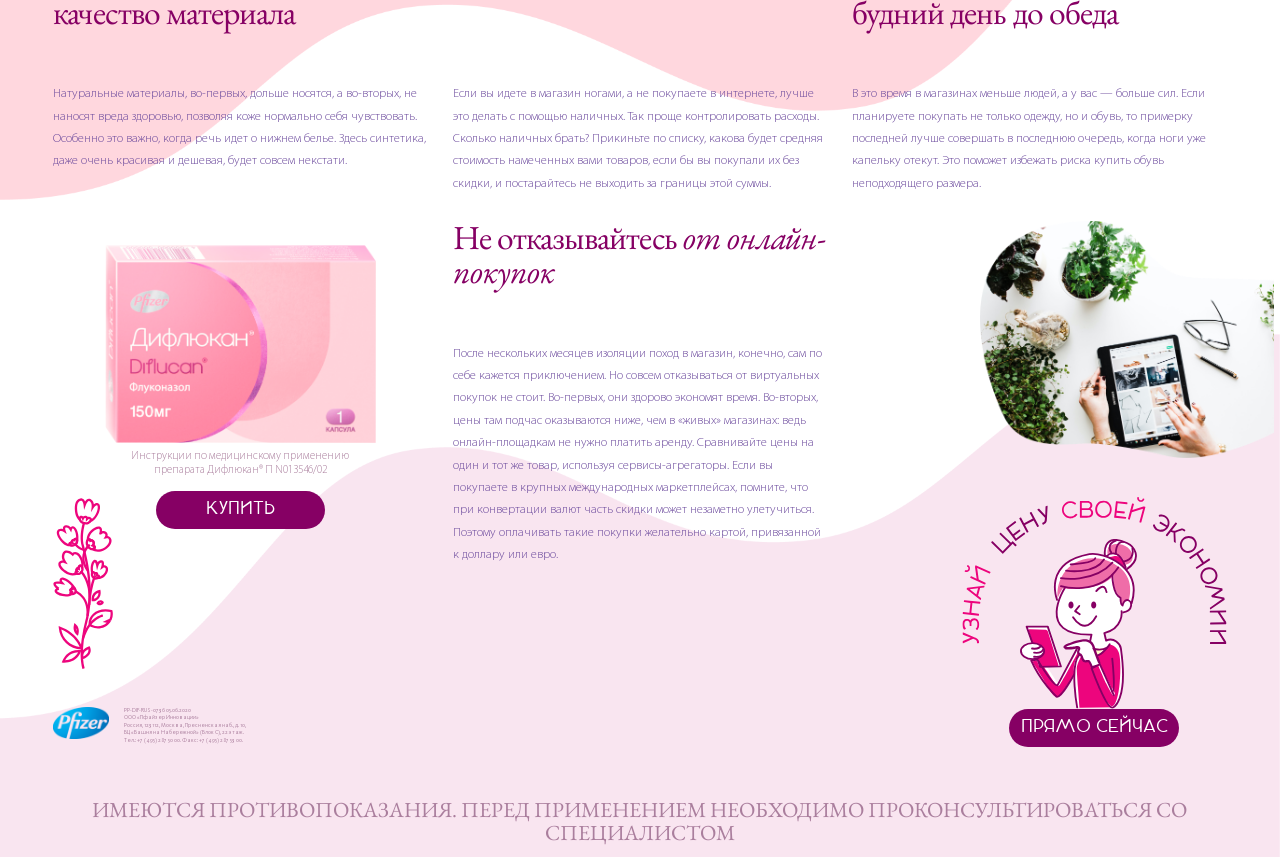
<file: app/index_shoping-2.html>
<!DOCTYPE html>
<html lang="en">
<head>
    <meta charset="UTF-8">
    <meta name="viewport" content="width=device-width, initial-scale=1.0">
    <title>Document</title>
    <link rel="stylesheet" href="css/main.min.css">
</head>
<body>
    <div class="wrapper">
       <header class="header">
        <div class="container header__container">
          <div class="header__row">
            <div class="logo header__logo">
              <a href="/" class="logo__image"></a>
            </div>
            <nav class="main-menu header__main-menu">
              <ul class="main-menu__list">
                <li class="main-menu__list-item"><a href="#" class="main-menu__link">
                  Главная
                </a></li>
                <li class="main-menu__list-item"><a href="#" class="main-menu__link">
                  Шопинг
                </a></li>
                <li class="main-menu__list-item"><a href="#" class="main-menu__link">
                  Питание
                </a></li>
                <li class="main-menu__list-item"><a href="#" class="main-menu__link">
                  Здоровье
                </a></li>
                <li class="main-menu__list-item"><a href="#" class="main-menu__link">
                  Дифлюкан	
                </a></li>
                <li class="main-menu__list-item"><a href="#" class="main-menu__link">
                  Тест "Умеете ли вы экономить"
                </a></li>
              </ul>
            </nav>
            <div class="burger header__burger">
              <span class="rect"></span>
              <span class="rect"></span>
              <span class="rect"></span>
            </div>
            <div class="mobile-menu">
              <div class="mobile-menu__header">
                <div class="logo mobile-menu__logo">
                  <a href="/" class="logo__image"></a>
                </div>
              </div>
              <img src="img/mobile-menu/text.svg" alt="" class="mobile-menu__image">
              <nav class="mobile-menu__nav">
                <ul class="mobile-menu__list">
                  <li class="mobile-menu__list-item">
                    <a href="index.html#health-mob" class="mobile__link">
                    <img src="img/mobile-menu/health.svg" alt="" class="mobile__link-image"> 
                  </a>
                </li>
                  <li class="mobile-menu__list-item"><a href="index.html#shoping-mob" class="mobile__link"><img src="img/mobile-menu/shoping.svg" alt="" class="mobile__link-image"> </a></li>
                  <li class="mobile-menu__list-item"><a href="index.html#nutrition" class="mobile__link"><img src="img/mobile-menu/nutrition.svg" alt="" class="mobile__link-image"> </a></li>
                  <li class="mobile-menu__list-item"><a href="test.html" class="mobile__link"><img src="img/mobile-menu/economy.svg" alt="" class="mobile__link-image"> </a></li>

                </ul>
              </nav>
              <div class="mobile-menu__name">
                Дифлюкан®
              </div>
              <div class="footer__about  footer__about--mobile">
                <img src="images/phzer.png" alt="" class="footer__about-logo">
                <p class="footer__about-text">
                  PP-DIF-RUS-0736   05.06.2020 <br>
                  ООО «Пфайзер Инновации» <br>
                  Россия, 123112, Москва, Пресненская наб., д. 10, <br>
                  БЦ «Башня на Набережной» (Блок С), 22 этаж. <br>
                  Тел.: +7 (495) 287 50 00. Факс: +7 (495) 287 53 00.
      
                </p>
               
    
              </div>
              <p class="footer-inside__text">
                ИМЕЮТСЯ ПРОТИВОПОКАЗАНИЯ. ПЕРЕД ПРИМЕНЕНИЕМ НЕОБХОДИМО ПРОКОНСУЛЬТИРОВАТЬСЯ СО СПЕЦИАЛИСТОМ
              </p>
            </div>
          </div>
        </div>
       </header>
       <main class="main">
        <div class="hero-second">
          <div class="container">
            <div class="hero-second__row">
              <div class="hero-second__left wow slideInLeft" data-wow-duration="0.4s"data-wow-delay="0">
                <img src="img/hero-second-title.svg" alt="" class="hero-second__title">
                <h2 class="hero-second__text-title">
                  Как извлечь из распродаж <br> пользу и удовольствие 
                </h2>
                <p class="hero-second__text">
                  Скидка, распродажа, купон, черная пятница — даже сами эти слова внушают оптимизм. Еще больше радуют цифры: 40%, 50%, 70% — красные ярлычки с коэффициентами счастья, устоять перед которыми практически невозможно. Впрочем, у тех, кто, как и мы, тщательно подготовился к распродажам, шансы сохранить выдержку и сэкономить (на деньгах, а не на здоровье или хорошем настроении) все-таки есть.

                </p>
              </div>
              
            </div>
          </div>
          <a class="hero-second__link" href="#" >
            <img class="hero-second__link-img " src="img/mobile-img.svg" alt="" >
          </a>
          <img class="hero-second__image hero-second__image--desktop wow fadeInRight" src="img/hero-second-img.png" alt="" data-wow-duration="0.4s"data-wow-delay="0">
          <img class="hero-second__image hero-second__image--mobile" src="img/hero-second-image-mobile.png" alt="">
        </div>
        <!--end hero-second-->

        <div class="guides">
          <div class="container">
            <div class="guides__row">
              <div class="guides__item-container wow fadeInLeft" data-wow-duration="0.4s"data-wow-delay="0">
                <div class="guides-item">
                 
                  <h3 class="guides-item__title guides-item__title--big">
                    Проведите <i>ревизию гардероба</i>
                  </h3>
                  <p class="guides-item__text">
                    Вещей какого цвета больше всего в вашем шкафу? Какие фасоны преобладают? Какова ситуация с базовыми вещами? Нет ли у вас откровенно устаревшей (в том числе с точки зрения размера) одежды? Прежде чем отправляться на распродажу, шкаф стоит как следует перетрясти. Сделано? Теперь зайдите на парочку модных порталов и посмотрите последние показы. Подумайте, каких оттенков и фасонов не хватает в вашем гардеробе. Зафиксируйте это. 
                  </p>
                </div>
              </div>
              <div class="guides__item-container wow fadeInLeft" data-wow-duration="0.4s"data-wow-delay="0.1s">
                <div class="guides-item">
                 
                  <h3 class="guides-item__title guides-item__title--big">
                    Составьте  <i>список <br> покупок</i>
                  </h3>
                  <p class="guides-item__text">
                    Запишите в порядке приоритетности: сначала базовые вещи, которых вам недостает (с точки зрения цвета и фасонов в том числе), затем вещи, которые вам просто очень хочется купить, и, наконец, аксессуары, которые могли бы преобразить ваш привычный look без серьезных метаморфоз. 
                  </p>
                </div>
              </div>
              <div class="guides__item-container wow fadeInLeft" data-wow-duration="0.4s"data-wow-delay="0.2s">
                <div class="guides-item">
              
                  <h3 class="guides-item__title">
                    Смотрите <i>сначала на вещь</i> и только потом — <i>на скидку</i> 
                  </h3>
                  <p class="guides-item__text">
                    Ярлычки со значком % сводят с ума — это факт. Чтобы не допустить непоправимое, смотрите сначала на саму одежду, не обращая внимания на скидку, а уже потом сверяйтесь с ценой. Покупать вещь стоит только в том случае, если она вам правда нравится и если бы вы ее купили без учета скидки. В любом случае цена никогда не должна быть главной мотивацией. 

                  </p>
                </div>
              </div>
              <div class="guides__item-container wow fadeInLeft" data-wow-duration="0.4s"data-wow-delay="0.3s">
                <div class="guides-item">
                 
                  <h3 class="guides-item__title">
                    Смотрите на <i>шаг</i> вперед 
                  </h3>
                  <p class="guides-item__text">
                    Купить платье под туфли. Или того хуже: костюм, сумку, обувь, головной убор — под пояс. Хотя бы раз в жизни с таким сталкивалась каждая из нас. Задумайтесь, как изменится ваш гардероб после покупки обновки, впишется ли она в ваш стиль. Если покупка повлечет за собой кардинальные перемены, скидка едва ли окажется оправданной. 
                  </p>
                </div>
              </div>
              <div class="guides__item-container wow fadeInLeft" data-wow-duration="0.4s"data-wow-delay="0.4s">
                <div class="guides-item">
                
                  <h3 class="guides-item__title">
                    Покупайте 
                   <i> базовые вещи</i>
                  </h3>
                  <p class="guides-item__text">
                    Они самые нужные. Базовая одежда со скидкой из коллекций прошлых сезонов вполне может оказаться не менее актуальной и в этом, и в следующем году. Чего не скажешь о сиюминутных трендовых вещах, которые вы поносите пару месяцев, а потом повесите пылиться в шкафу и больше никогда не наденете.
                  </p>
                </div>
              </div>
              <div class="guides__item-container wow fadeInLeft" data-wow-duration="0.4s"data-wow-delay="0.5s">
                <div class="guides-item">
                  <h3 class="guides-item__title">
                    Избегайте <i>слишком больших</i> скидок 
                  </h3>
                  <p class="guides-item__text">
                    70, 80 или даже 90% скидки говорит о том, что что-то здесь не так. Возможно, вещь выполнена из некачественного материала или просто бракованная. Первое может нанести вред здоровью, второе повлечет за собой затраты на починку или подгонку. Экономии не получится. 




                  </p>
                </div>
              </div>
             
              <div class="guides__item-container wow fadeInLeft guides__item-container--big-margin-2" data-wow-duration="0.4s"data-wow-delay="0.6s">
                <div class="guides-item">
                 
                  <h3 class="guides-item__title">
                    <i>Обращайте внимание</i> на качество материала
                  </h3>
                  <p class="guides-item__text">
                    Натуральные материалы, во-первых, дольше носятся, а во-вторых, не наносят вреда здоровью, позволяя коже нормально себя чувствовать. Особенно это важно, когда речь идет о нижнем белье. Здесь синтетика, даже очень красивая и дешевая, будет совсем некстати. 
                  </p>
                </div>
              </div>
              <div class="guides__item-container wow fadeInRight guides__item-container--big-margin-2" data-wow-duration="0.4s"data-wow-delay="0s">
                <div class="guides-item">
                  
                  <h3 class="guides-item__title">
                    Берите на <i>шопинг</i> наличные
                  </h3>
                  <p class="guides-item__text">
                    Если вы идете в магазин ногами, а не покупаете в интернете, лучше это делать с помощью наличных. Так проще контролировать расходы. Сколько наличных брать? Прикиньте по списку, какова будет средняя стоимость намеченных вами товаров, если бы вы покупали их без скидки, и постарайтесь не выходить за границы этой суммы. 

                  </p>
                </div>
              </div>
              <div class="guides__item-container wow fadeInLeft guides__item-container--big-margin-2 guides__item-container--mt-mobile" data-wow-duration="0.4s"data-wow-delay="0.1s">

                <img src="images/shoping-2-decor.png" alt="" class="guides__item-big-decor">
                <div class="guides-item">
                  
                  <h3 class="guides-item__title">
                    <i>Совершайте покупки</i> в будний день до обеда
                  </h3>
                  <p class="guides-item__text">
                    В это время в магазинах меньше людей, а у вас — больше сил. Если планируете покупать не только одежду, но и обувь, то примерку последней лучше совершать в последнюю очередь, когда ноги уже капельку отекут. Это поможет избежать риска купить обувь неподходящего размера. 

                  </p>
                </div>
              </div>
              <div class="guides__item-container wow fadeInLeft guides__item-container--with-decor-lit" data-wow-duration="0.4s"data-wow-delay="0.3s">
                <div class="promo-hero__left">
                  <img class="promo-hero__image" src="images/promo-img.png" alt="" >
                  <p class="promo-hero__text">
                    Инструкции по медицинскому применению <br> препарата Дифлюкан®️ П N013546/02
                  </p>
                  <a href="#" class="button promo-hero__button">
                    КУПИТЬ
                  </a>
                </div>
              </div>
              <div class="guides__item-container wow fadeInLeft" data-wow-duration="0.4s"data-wow-delay="0.4s">
                <div class="guides-item">
                  
                  <h3 class="guides-item__title">
                    Не отказывайтесь <i>от онлайн-покупок</i>
                  </h3>
                  <p class="guides-item__text">
                    После нескольких месяцев изоляции поход в магазин, конечно, сам по себе кажется приключением. Но совсем отказываться от виртуальных покупок не стоит. Во-первых, они здорово экономят время. Во-вторых, цены там подчас оказываются ниже, чем в «живых» магазинах: ведь онлайн-площадкам не нужно платить аренду. Сравнивайте цены на один и тот же товар, используя сервисы-агрегаторы. Если вы покупаете в крупных международных маркетплейсах, помните, что при конвертации валют часть скидки может незаметно улетучиться. Поэтому оплачивать такие покупки желательно картой, привязанной к доллару или евро. 

                  </p>
                </div>
              </div>
              <div class="guides__item-container wow fadeInLeft guides__item-container--with-decor-2" data-wow-duration="0.4s"data-wow-delay="0.5s">
               
                  <img class="guides__item__image-3" src="images/shoping-2.png" alt="" >
                  
              </div>
            </div>
          </div>
        </div>
        <!--end guides-->
       </main>
       <footer class="footer footer--second">
        <div class="container">
         <div class="footer__row">
          <div class="footer__left wow fadeInLeft" data-wow-duration="0.4s"data-wow-delay="0">
            <img class="footer__decor" src="img/footer-second-decor.svg" alt="">
            <div class="footer__about footer__about--desktop">
              <img src="images/phzer.png" alt="" class="footer__about-logo">
              <p class="footer__about-text">
                PP-DIF-RUS-0736   05.06.2020 <br>
                ООО «Пфайзер Инновации» <br>
                Россия, 123112, Москва, Пресненская наб., д. 10, <br>
                БЦ «Башня на Набережной» (Блок С), 22 этаж. <br>
                Тел.: +7 (495) 287 50 00. Факс: +7 (495) 287 53 00.

              </p>
            </div>
          </div>
          <a href="#" class="footer__link footer__link--desktop wow fadeInUp" data-wow-duration="0.4s"data-wow-delay="0">
            <img class="footer__link-text" src="img/footer-text.svg" alt="" >
            <img src="img/footer-img.svg" alt="" class="footer__image">
            <span class="button">
              ПРЯМО СЕЙЧАС
            </span>
          </a>
          <a href="#" class="footer__link footer__link--right footer__link--mobile">
            <img src="img/mobile-img.svg" alt="">
          </a>
         </div>
         <p class="footer__text">
          ИМЕЮТСЯ ПРОТИВОПОКАЗАНИЯ. ПЕРЕД ПРИМЕНЕНИЕМ НЕОБХОДИМО ПРОКОНСУЛЬТИРОВАТЬСЯ СО СПЕЦИАЛИСТОМ
         </p>

         <div class="footer__about footer__about--mobile">
          <img src="images/phzer.png" alt="" class="footer__about-logo">
          <p class="footer__about-text">
            PP-DIF-RUS-0736   05.06.2020 <br>
            ООО «Пфайзер Инновации» <br>
            Россия, 123112, Москва, Пресненская наб., д. 10, <br>
            БЦ «Башня на Набережной» (Блок С), 22 этаж. <br>
            Тел.: +7 (495) 287 50 00. Факс: +7 (495) 287 53 00.

          </p>
        </div>
        </div>
       </footer>
    </div>
    <script src="https://ajax.googleapis.com/ajax/libs/jquery/3.4.1/jquery.min.js"></script>
    <script src="js/libs.min.js"></script>
    <script src="js/main.js"></script>
</body>
</html>
</file>
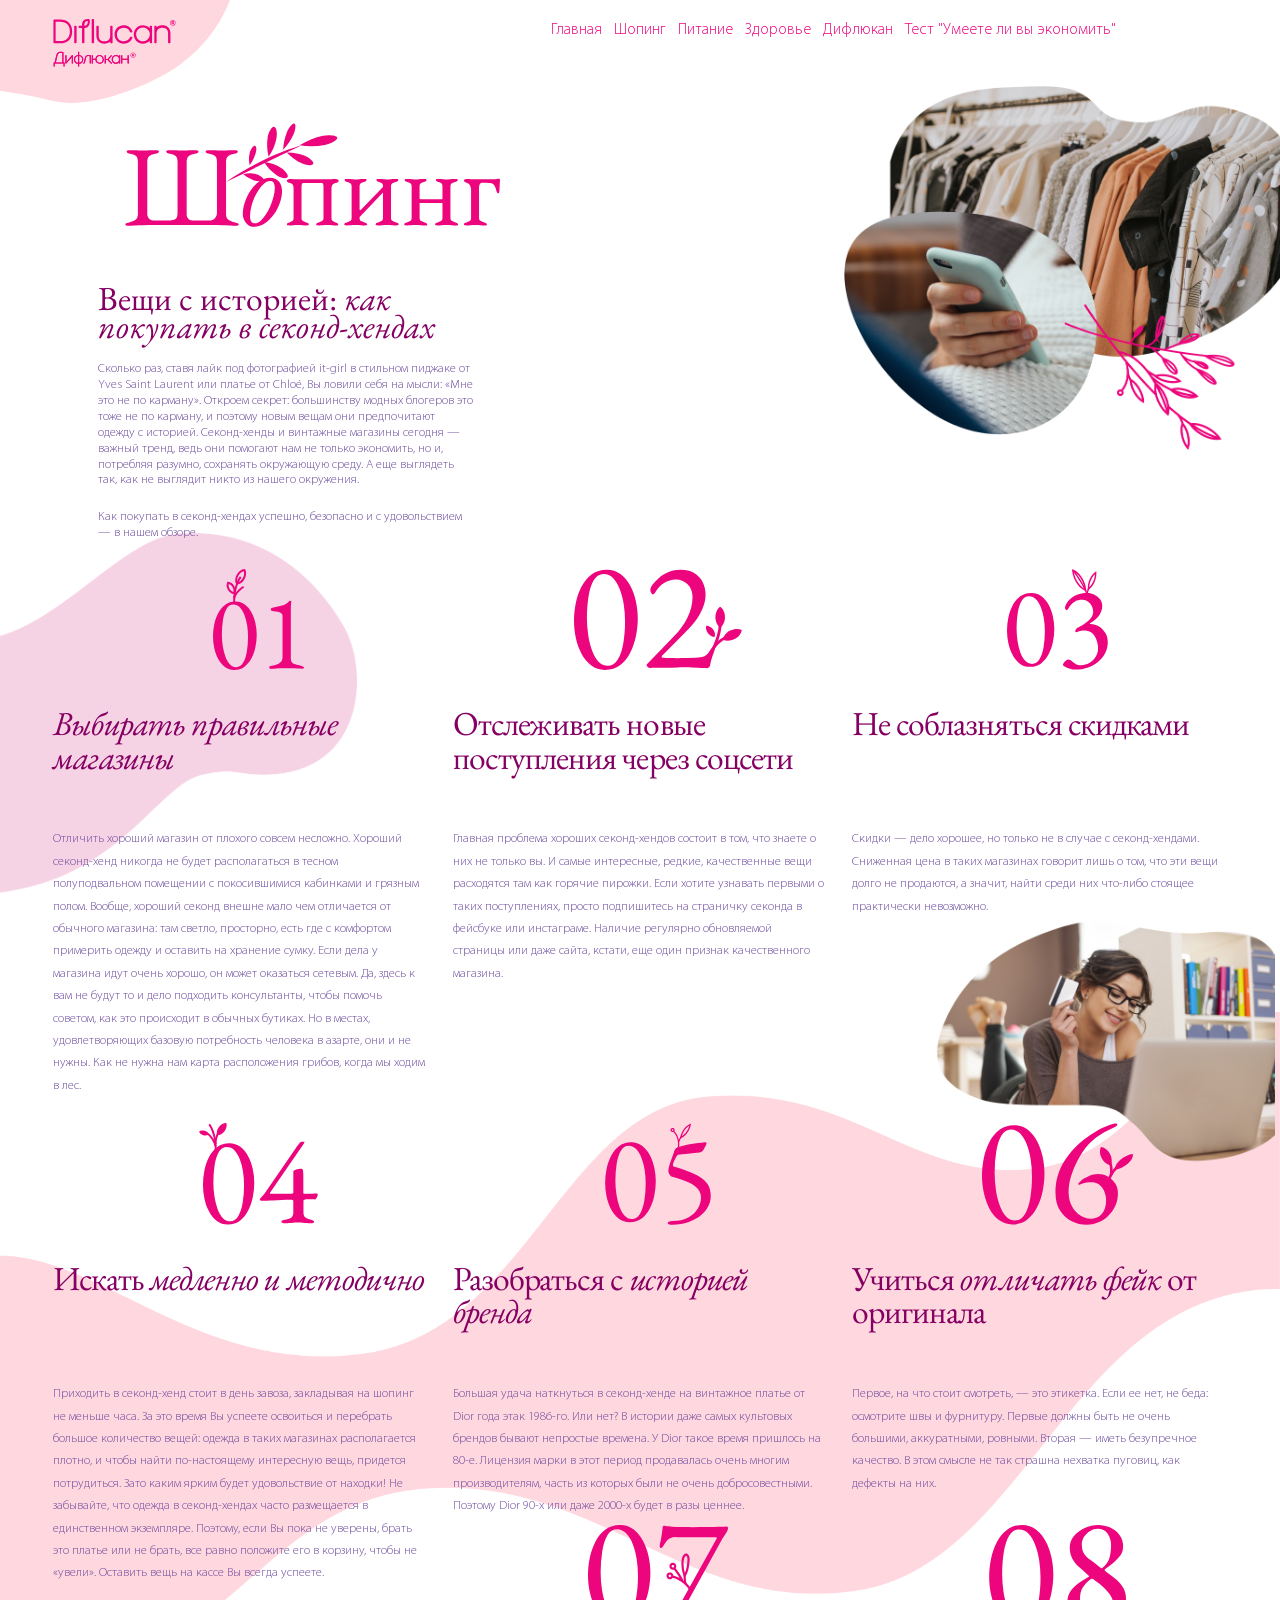
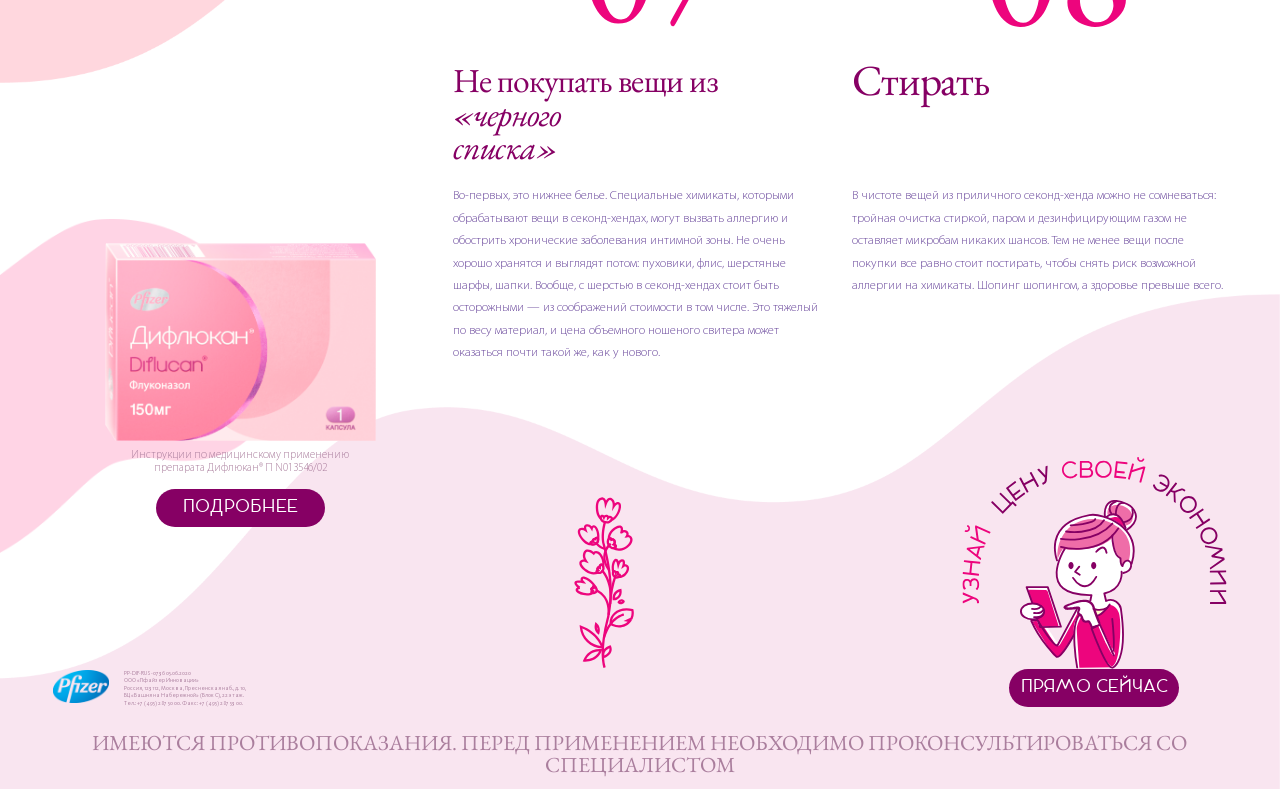
<file: app/index_shoping-3.html>
<!DOCTYPE html>
<html lang="en">
<head>
    <meta charset="UTF-8">
    <meta name="viewport" content="width=device-width, initial-scale=1.0">
    <title>Document</title>
    <link rel="stylesheet" href="css/main.min.css">
</head>
<body>
    <div class="wrapper">
       <header class="header">
        <div class="container header__container">
          <div class="header__row">
            <div class="logo header__logo">
              <a href="/" class="logo__image"></a>
            </div>
            <nav class="main-menu header__main-menu">
              <ul class="main-menu__list">
                <li class="main-menu__list-item"><a href="#" class="main-menu__link">
                  Главная
                </a></li>
                <li class="main-menu__list-item"><a href="#" class="main-menu__link">
                  Шопинг
                </a></li>
                <li class="main-menu__list-item"><a href="#" class="main-menu__link">
                  Питание
                </a></li>
                <li class="main-menu__list-item"><a href="#" class="main-menu__link">
                  Здоровье
                </a></li>
                <li class="main-menu__list-item"><a href="#" class="main-menu__link">
                  Дифлюкан	
                </a></li>
                <li class="main-menu__list-item"><a href="#" class="main-menu__link">
                  Тест "Умеете ли вы экономить"
                </a></li>
              </ul>
            </nav>
            <div class="burger header__burger">
              <span class="rect"></span>
              <span class="rect"></span>
              <span class="rect"></span>
            </div>
            <div class="mobile-menu">
              <div class="mobile-menu__header">
                <div class="logo mobile-menu__logo">
                  <a href="/" class="logo__image"></a>
                </div>
              </div>
              <img src="img/mobile-menu/text.svg" alt="" class="mobile-menu__image">
              <nav class="mobile-menu__nav">
                <ul class="mobile-menu__list">
                  <li class="mobile-menu__list-item">
                    <a href="index.html#health-mob" class="mobile__link">
                    <img src="img/mobile-menu/health.svg" alt="" class="mobile__link-image"> 
                  </a>
                </li>
                  <li class="mobile-menu__list-item"><a href="index.html#shoping-mob" class="mobile__link"><img src="img/mobile-menu/shoping.svg" alt="" class="mobile__link-image"> </a></li>
                  <li class="mobile-menu__list-item"><a href="index.html#nutrition" class="mobile__link"><img src="img/mobile-menu/nutrition.svg" alt="" class="mobile__link-image"> </a></li>
                  <li class="mobile-menu__list-item"><a href="test.html" class="mobile__link"><img src="img/mobile-menu/economy.svg" alt="" class="mobile__link-image"> </a></li>

                </ul>
              </nav>
              <div class="mobile-menu__name">
                Дифлюкан®
              </div>
              <div class="footer__about  footer__about--mobile">
                <img src="images/phzer.png" alt="" class="footer__about-logo">
                <p class="footer__about-text">
                  PP-DIF-RUS-0736   05.06.2020 <br>
                  ООО «Пфайзер Инновации» <br>
                  Россия, 123112, Москва, Пресненская наб., д. 10, <br>
                  БЦ «Башня на Набережной» (Блок С), 22 этаж. <br>
                  Тел.: +7 (495) 287 50 00. Факс: +7 (495) 287 53 00.
      
                </p>
               
    
              </div>
              <p class="footer-inside__text">
                ИМЕЮТСЯ ПРОТИВОПОКАЗАНИЯ. ПЕРЕД ПРИМЕНЕНИЕМ НЕОБХОДИМО ПРОКОНСУЛЬТИРОВАТЬСЯ СО СПЕЦИАЛИСТОМ
              </p>
            </div>
          </div>
        </div>
       </header>
       <main class="main">
        <div class="hero-second">
          <div class="container">
            <div class="hero-second__row">
              <div class="hero-second__left wow slideInLeft" data-wow-duration="0.4s"data-wow-delay="0">
                <img src="img/hero-second-title.svg" alt="" class="hero-second__title">
                <h2 class="hero-second__text-title hero-second__text-title--big">
                  Вещи с историей: <i>как покупать в секонд-хендах </i>
                </h2>
                <p class="hero-second__text">
                  Сколько раз, ставя лайк под фотографией it-girl в стильном пиджаке от Yves Saint Laurent или платье от Chloé, Вы ловили себя на мысли: «Мне это не по карману». Откроем секрет: большинству модных блогеров это тоже не по карману, и поэтому новым вещам они предпочитают одежду с историей. Секонд-хенды и винтажные магазины сегодня — важный тренд, ведь они помогают нам не только экономить, но и, потребляя разумно, сохранять окружающую среду. А еще выглядеть так, как не выглядит никто из нашего окружения. 

                
                  
                </p>
                <p class="hero-second__text">
                  Как покупать в секонд-хендах успешно, безопасно и с удовольствием — в нашем обзоре. 
                </p>
              </div>
              
            </div>
          </div>
          <a class="hero-second__link" href="#" >
            <img class="hero-second__link-img" src="img/mobile-img.svg" alt="" >
          </a>
          <img class="hero-second__image hero-second__image--desktop wow fadeInRight" src="img/hero-second-img.png" alt="" data-wow-duration="0.4s"data-wow-delay="0">
          <img class="hero-second__image hero-second__image--mobile" src="img/hero-second-image-mobile.png" alt="">
        </div>
        <!--end hero-second-->

        <div class="guides guides--margin-negatitve">
          <img src="img/guides-decor2.png" alt="" class="guides__decor-image-2">
          <div class="container">
            <div class="guides__row">
              <div class="guides__item-container wow fadeInLeft" data-wow-duration="0.4s"data-wow-delay="0">
                <div class="guides-item">
                  <div class="guides-item__value-container">
                    <img class="guides-item__value" src="img/guides2/1.svg" alt="" >
                   </div>
                  <h3 class="guides-item__title ">
                  <i>  Выбирать правильные магазины</i>
                  </h3>
                  <p class="guides-item__text">
                    Отличить хороший магазин от плохого совсем несложно. Хороший секонд-хенд никогда не будет располагаться в тесном полуподвальном помещении с покосившимися кабинками и грязным полом. Вообще, хороший секонд внешне мало чем отличается от обычного магазина: там светло, просторно, есть где с комфортом примерить одежду и оставить на хранение сумку. Если дела у магазина идут очень хорошо, он может оказаться сетевым. Да, здесь к вам не будут то и дело подходить консультанты, чтобы помочь советом, как это происходит в обычных бутиках. Но в местах, удовлетворяющих базовую потребность человека в азарте, они и не нужны. Как не нужна нам карта расположения грибов, когда мы ходим в лес. 
                  </p>
                </div>
              </div>
              <div class="guides__item-container wow fadeInLeft" data-wow-duration="0.4s"data-wow-delay="0.1s">
                <div class="guides-item">
                  <div class="guides-item__value-container">
                    <img class="guides-item__value" src="img/guides2/2.svg" alt="" >
                   </div>
                  <h3 class="guides-item__title guides-item__title">
                    Отслеживать новые поступления через соцсети 
                  </h3>
                  <p class="guides-item__text">
                    Главная проблема хороших секонд-хендов состоит в том, что знаете о них не только вы. И самые интересные, редкие, качественные вещи расходятся там как горячие пирожки. Если хотите узнавать первыми о таких поступлениях, просто подпишитесь на страничку секонда в фейсбуке или инстаграме. Наличие регулярно обновляемой страницы или даже сайта, кстати, еще один признак качественного магазина. 
                  </p>
                </div>
              </div>
              <div class="guides__item-container wow fadeInLeft" data-wow-duration="0.4s"data-wow-delay="0.2s">
                <div class="guides-item">
                 <div class="guides-item__value-container">
                  <img class="guides-item__value" src="img/guides2/3.svg" alt="" >
                 </div>
                  <h3 class="guides-item__title">
                    Не соблазняться скидками  
                  </h3>
                  <p class="guides-item__text">
                    Скидки — дело хорошее, но только не в случае с секонд-хендами. Сниженная цена в таких магазинах говорит лишь о том, что эти вещи долго не продаются, а значит, найти среди них что-либо стоящее практически невозможно. 
                  </p>
                </div>
              </div>
              <div class="guides__item-container wow fadeInLeft" data-wow-duration="0.4s"data-wow-delay="0.3s">
                <div class="guides-item">
                  <div class="guides-item__value-container">
                    <img class="guides-item__value" src="img/guides2/4.svg" alt="" >
                   </div>
                  <h3 class="guides-item__title">
                    Искать <i> медленно 
                      и методично </i>
                  </h3>
                  <p class="guides-item__text">
                    Приходить в секонд-хенд стоит в день завоза, закладывая на шопинг не меньше часа. За это время Вы успеете освоиться и перебрать большое количество вещей: одежда в таких магазинах располагается плотно, и чтобы найти по-настоящему интересную вещь, придется потрудиться. Зато каким ярким будет удовольствие от находки! Не забывайте, что одежда в секонд-хендах часто размещается в единственном экземпляре. Поэтому, если Вы пока не уверены, брать это платье или не брать, все равно положите его в корзину, чтобы не «увели». Оставить вещь на кассе Вы всегда успеете. 
                  </p>
                </div>
              </div>
              <div class="guides__item-container wow fadeInLeft " data-wow-duration="0.4s"data-wow-delay="0.4s">
                <div class="guides-item">
                  <div class="guides-item__value-container">
                    <img class="guides-item__value" src="img/guides2/5.svg" alt="" >
                   </div>
                  <h3 class="guides-item__title">
                    Разобраться 
                    с <i>историей бренда </i>
                  </h3>
                  <p class="guides-item__text">
                    Большая удача наткнуться в секонд-хенде на винтажное платье от Dior года этак 1986-го. Или нет? В истории даже самых культовых брендов бывают непростые времена. У Dior такое время пришлось на 80-е. Лицензия марки в этот период продавалась очень многим производителям, часть из которых были не очень добросовестными. Поэтому Dior 90-х или даже 2000-х будет в разы ценнее. 
                  </p>
                </div>
              </div>
              <div class="guides__item-container wow fadeInLeft guides__item-container--mt-mobile" data-wow-duration="0.4s"data-wow-delay="0.5s">
                <div class="guides-item">
                  <img class="guides-item__image-3" src="images/guides-img3.png" alt="">
                 <div class="guides-item__value-container">
                  <img class="guides-item__value" src="img/guides2/6.svg" alt="" >
                 </div>
                  <h3 class="guides-item__title">
                    Учиться <i>отличать фейк </i>
                    от оригинала
                  </h3>
                  <p class="guides-item__text">
                    Первое, на что стоит смотреть, — это этикетка. Если ее нет, не беда: осмотрите швы и фурнитуру. Первые должны быть не очень большими, аккуратными, ровными. Вторая — иметь безупречное качество. В этом смысле не так страшна нехватка пуговиц, как дефекты на них. 

                  </p>
                </div>
              </div>
              <div class="guides__item-container wow fadeInLeft guides__item-container--with-decor guides__item-container--big-padding guides__item-container--negative-margin" data-wow-duration="0.4s"data-wow-delay="0.6s">
                <div class="promo-hero__left">
                  <img class="promo-hero__image" src="images/promo-img.png" alt="" >
                  <p class="promo-hero__text">
                    Инструкции по медицинскому применению <br> препарата Дифлюкан®️ П N013546/02
                  </p>
                  <a href="#" class="button promo-hero__button">
                    ПОДРОБНЕЕ
                  </a>
                </div>
              </div>
              <div class="guides__item-container wow fadeInLeft guides__item-container--negative-margin" data-wow-duration="0.4s"data-wow-delay="0">
                <div class="guides-item">
                  <div class="guides-item__value-container">
                    <img class="guides-item__value" src="img/guides2/7.svg" alt="" >
                   </div>
                  <h3 class="guides-item__title">
                    Не покупать вещи из <i> «черного <br> списка»</i>
                  </h3>
                  <p class="guides-item__text">
                    Во-первых, это нижнее белье. Специальные химикаты, которыми обрабатывают вещи в секонд-хендах, могут вызвать аллергию и обострить хронические заболевания интимной зоны. Не очень хорошо хранятся и выглядят потом: пуховики, флис, шерстяные шарфы, шапки. Вообще, с шерстью в секонд-хендах стоит быть осторожными — из соображений стоимости в том числе. Это тяжелый по весу материал, и цена объемного ношеного свитера может оказаться почти такой же, как у нового. 
                  </p>
                
                </div>
              </div>
              <div class="guides__item-container wow fadeInLeft guides__item-container--negative-margin" data-wow-duration="0.4s"data-wow-delay="0.1s">
                <div class="guides-item">
                  <div class="guides-item__value-container">
                    <img class="guides-item__value" src="img/guides2/8.svg" alt="" >
                   </div>
                  <h3 class="guides-item__title guides-item__title--big">
                    Стирать 
                  </h3>
                  <p class="guides-item__text">
                    В чистоте вещей из приличного секонд-хенда можно не сомневаться: тройная очистка стиркой, паром и дезинфицирующим газом не оставляет микробам никаких шансов. Тем не менее вещи после покупки все равно стоит постирать, чтобы снять риск возможной аллергии на химикаты. Шопинг шопингом, а здоровье превыше всего. 

                  </p>
                </div>
              </div>
            </div>
          </div>
        </div>
        <!--end guides-->
       </main>
       <footer class="footer footer--second">
        <div class="container">
         <div class="footer__row">
          <div class="footer__left footer__left--flex wow fadeInLeft" data-wow-duration="0.4s"data-wow-delay="0">
           
            <div class="footer__about  footer__about--desktop">
              <img src="images/phzer.png" alt="" class="footer__about-logo">
              <p class="footer__about-text">
                PP-DIF-RUS-0736   05.06.2020 <br>
                ООО «Пфайзер Инновации» <br>
                Россия, 123112, Москва, Пресненская наб., д. 10, <br>
                БЦ «Башня на Набережной» (Блок С), 22 этаж. <br>
                Тел.: +7 (495) 287 50 00. Факс: +7 (495) 287 53 00.
  
              </p>
            </div>
            
          </div>
          <img class="footer__decor footer__decor--margin-auto wow fadeInUp" src="img/footer-second-decor.svg" alt="" data-wow-duration="0.4s"data-wow-delay="0">
          <a href="#" class="footer__link footer__link--desktop footer__link--no-padding wow fadeInUp" data-wow-duration="0.4s"data-wow-delay="0">
            <img class="footer__link-text" src="img/footer-text.svg" alt="" >
            <img src="img/footer-img.svg" alt="" class="footer__image">
            <span class="button">
              ПРЯМО СЕЙЧАС
            </span>
          </a>
          <a href="#" class="footer__link footer__link--right footer__link--mobile " >
            <img src="img/mobile-img.svg" alt="">
          </a>
         </div>
         <p class="footer__text">
          ИМЕЮТСЯ ПРОТИВОПОКАЗАНИЯ. ПЕРЕД ПРИМЕНЕНИЕМ НЕОБХОДИМО ПРОКОНСУЛЬТИРОВАТЬСЯ СО СПЕЦИАЛИСТОМ
         </p>
         <div class="footer__about  footer__about--mobile">
          <img src="images/phzer.png" alt="" class="footer__about-logo">
          <p class="footer__about-text">
            PP-DIF-RUS-0736   05.06.2020 <br>
            ООО «Пфайзер Инновации» <br>
            Россия, 123112, Москва, Пресненская наб., д. 10, <br>
            БЦ «Башня на Набережной» (Блок С), 22 этаж. <br>
            Тел.: +7 (495) 287 50 00. Факс: +7 (495) 287 53 00.

          </p>
        </div>
        </div>
       </footer>
    </div>
    <script src="https://ajax.googleapis.com/ajax/libs/jquery/3.4.1/jquery.min.js"></script>
    <script src="js/libs.min.js"></script>
    <script src="js/main.js"></script>
</body>
</html>
</file>
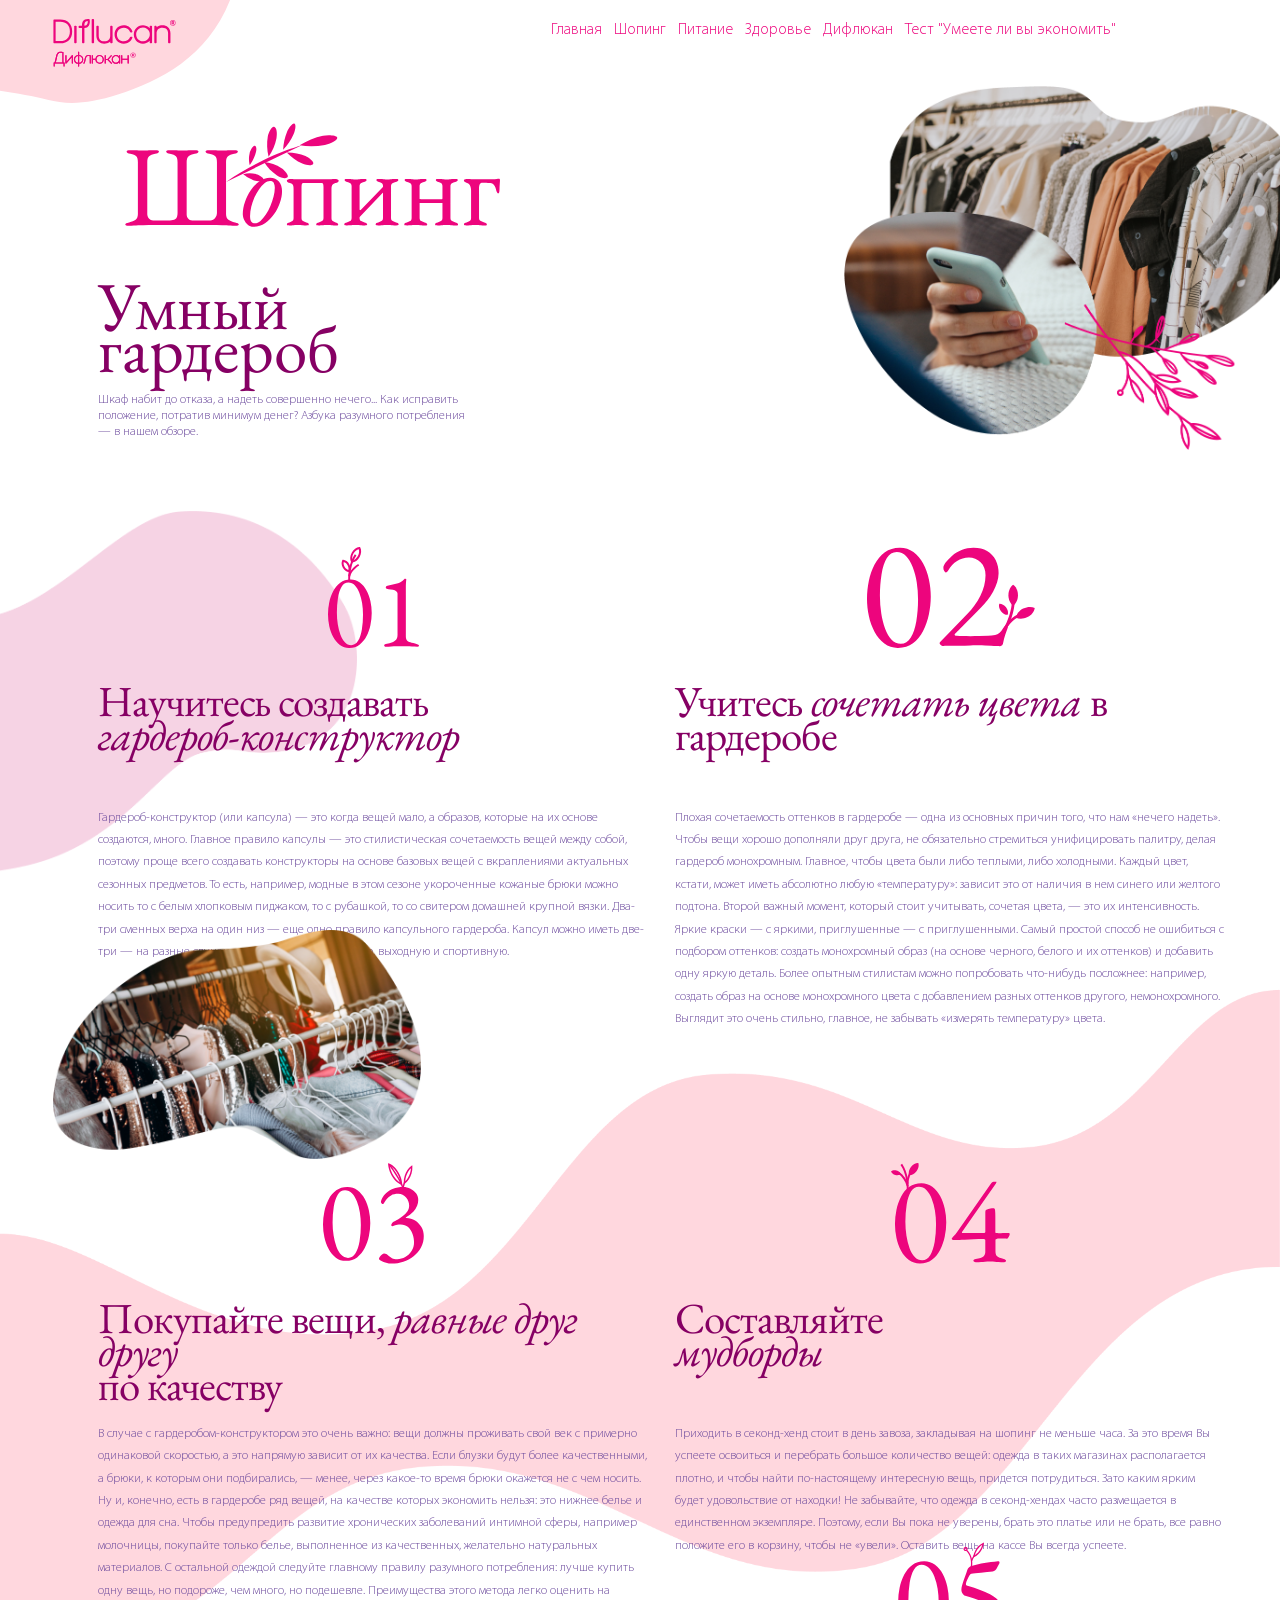
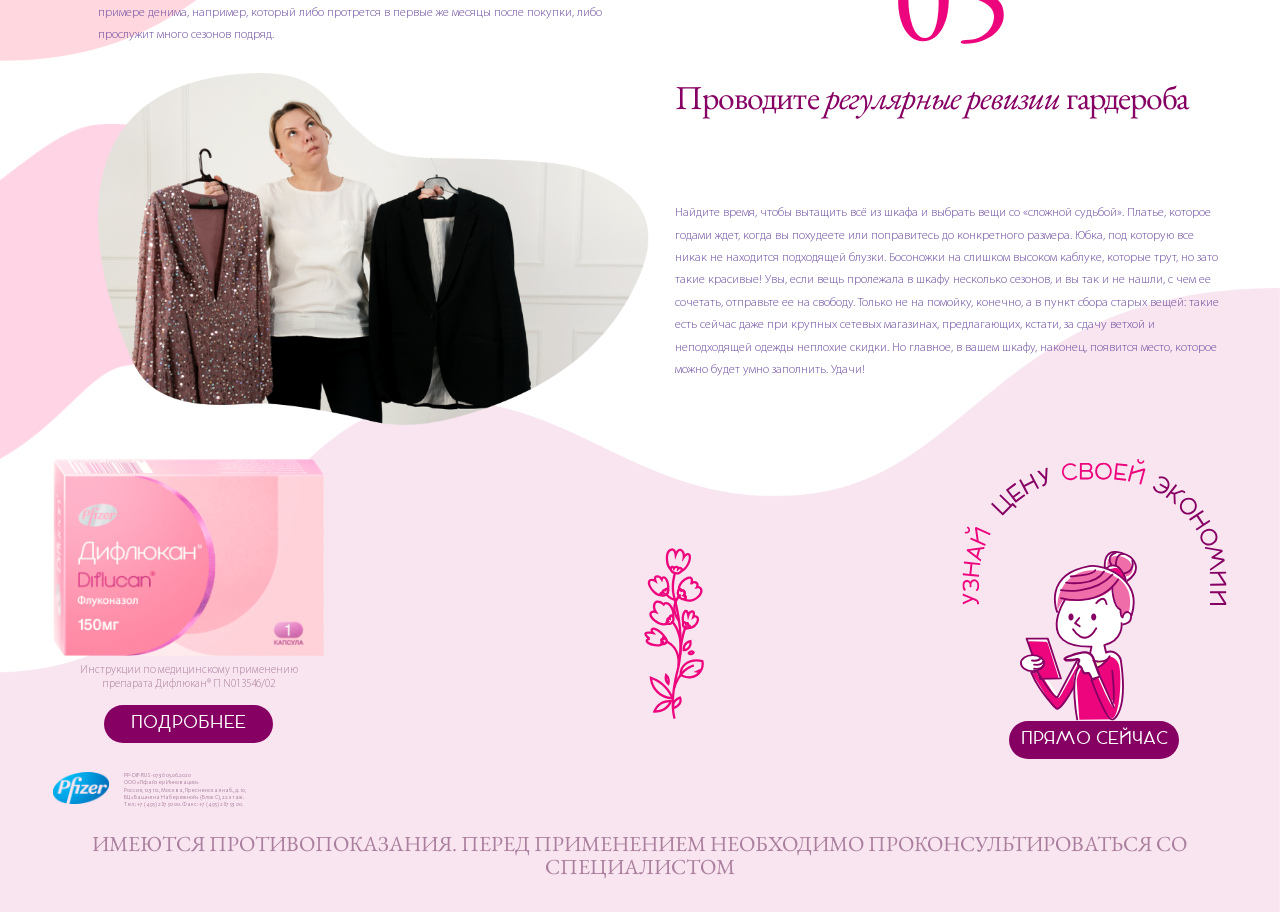
<file: app/index_shoping-4.html>
<!DOCTYPE html>
<html lang="en">
<head>
    <meta charset="UTF-8">
    <meta name="viewport" content="width=device-width, initial-scale=1.0">
    <title>Document</title>
    <link rel="stylesheet" href="css/main.min.css">
</head>
<body>
    <div class="wrapper">
       <header class="header">
        <div class="container header__container">
          <div class="header__row">
            <div class="logo header__logo">
              <a href="/" class="logo__image"></a>
            </div>
            <nav class="main-menu header__main-menu">
              <ul class="main-menu__list">
                <li class="main-menu__list-item"><a href="#" class="main-menu__link">
                  Главная
                </a></li>
                <li class="main-menu__list-item"><a href="#" class="main-menu__link">
                  Шопинг
                </a></li>
                <li class="main-menu__list-item"><a href="#" class="main-menu__link">
                  Питание
                </a></li>
                <li class="main-menu__list-item"><a href="#" class="main-menu__link">
                  Здоровье
                </a></li>
                <li class="main-menu__list-item"><a href="#" class="main-menu__link">
                  Дифлюкан	
                </a></li>
                <li class="main-menu__list-item"><a href="#" class="main-menu__link">
                  Тест "Умеете ли вы экономить"
                </a></li>
              </ul>
            </nav>
            <div class="burger header__burger">
              <span class="rect"></span>
              <span class="rect"></span>
              <span class="rect"></span>
            </div>
            <div class="mobile-menu">
              <div class="mobile-menu__header">
                <div class="logo mobile-menu__logo">
                  <a href="/" class="logo__image"></a>
                </div>
              </div>
              <img src="img/mobile-menu/text.svg" alt="" class="mobile-menu__image">
              <nav class="mobile-menu__nav">
                <ul class="mobile-menu__list">
                  <li class="mobile-menu__list-item">
                    <a href="index.html#health-mob" class="mobile__link">
                    <img src="img/mobile-menu/health.svg" alt="" class="mobile__link-image"> 
                  </a>
                </li>
                  <li class="mobile-menu__list-item"><a href="index.html#shoping-mob" class="mobile__link"><img src="img/mobile-menu/shoping.svg" alt="" class="mobile__link-image"> </a></li>
                  <li class="mobile-menu__list-item"><a href="index.html#nutrition" class="mobile__link"><img src="img/mobile-menu/nutrition.svg" alt="" class="mobile__link-image"> </a></li>
                  <li class="mobile-menu__list-item"><a href="test.html" class="mobile__link"><img src="img/mobile-menu/economy.svg" alt="" class="mobile__link-image"> </a></li>

                </ul>
              </nav>
              <div class="mobile-menu__name">
                Дифлюкан®
              </div>
              <div class="footer__about  footer__about--mobile">
                <img src="images/phzer.png" alt="" class="footer__about-logo">
                <p class="footer__about-text">
                  PP-DIF-RUS-0736   05.06.2020 <br>
                  ООО «Пфайзер Инновации» <br>
                  Россия, 123112, Москва, Пресненская наб., д. 10, <br>
                  БЦ «Башня на Набережной» (Блок С), 22 этаж. <br>
                  Тел.: +7 (495) 287 50 00. Факс: +7 (495) 287 53 00.
      
                </p>
               
    
              </div>
              <p class="footer-inside__text">
                ИМЕЮТСЯ ПРОТИВОПОКАЗАНИЯ. ПЕРЕД ПРИМЕНЕНИЕМ НЕОБХОДИМО ПРОКОНСУЛЬТИРОВАТЬСЯ СО СПЕЦИАЛИСТОМ
              </p>
            </div>
          </div>
        </div>
       </header>
       <main class="main">
        <div class="hero-second">
          <div class="container">
            <div class="hero-second__row">
              <div class="hero-second__left wow slideInLeft" data-wow-duration="0.4s"data-wow-delay="0">
                <img src="img/hero-second-title.svg" alt="" class="hero-second__title">
                <h2 class="hero-second__text-title hero-second__text-title--very-big">
                  Умный <br> гардероб 
                </h2>
                <p class="hero-second__text">
                  Шкаф набит до отказа, а надеть совершенно нечего... Как исправить положение, потратив минимум денег? Азбука разумного потребления — в нашем обзоре.  

                </p>
               
              </div>
              
            </div>
          </div>
          <a class="hero-second__link" href="#" >
            <img class="hero-second__link-img" src="img/mobile-img.svg" alt="" >
          </a>
          <img class="hero-second__image hero-second__image--desktop wow fadeInRight" src="img/hero-second-img.png" alt="" data-wow-duration="0.4s"data-wow-delay="0">
          <img class="hero-second__image hero-second__image--mobile" src="img/hero-second-image-mobile.png" alt="">
        </div>
        <!--end hero-second-->

        <div class="guides guides--margin-medium">
          <img src="img/guides-decor2.png" alt="" class="guides__decor-image-2">
          <div class="container">
            <div class="guides__row guides__row--pl-l">
              <div class="guides__item-container guides__item-container--w50 wow fadeInLeft" data-wow-duration="0.4s"data-wow-delay="0">
                <div class="guides-item">
                  <div class="guides-item__value-container">
                    <img class="guides-item__value" src="img/guides2/1.svg" alt="" >
                   </div>
                  <h3 class="guides-item__title guides-item__title--big">
                    Научитесь создавать <br> <i>гардероб-конструктор </i>
                  </h3>
                  <p class="guides-item__text">
                    Гардероб-конструктор (или капсула) — это когда вещей мало, а образов, которые на их основе создаются, много. Главное правило капсулы — это стилистическая сочетаемость вещей между собой, поэтому проще всего создавать конструкторы на основе базовых вещей с вкраплениями актуальных сезонных предметов. То есть, например, модные в этом сезоне укороченные кожаные брюки можно носить то с белым хлопковым пиджаком, то с рубашкой, то со свитером домашней крупной вязки. Два-три сменных верха на один низ — еще одно правило капсульного гардероба. Капсул можно иметь две-три — на разные случаи жизни: например, деловую, выходную и спортивную. 
                  </p>
                </div>
              </div>
              <div class="guides__item-container guides__item-container--w50 wow fadeInLeft" data-wow-duration="0.4s"data-wow-delay="0.1s">
                <div class="guides-item">
                  <div class="guides-item__value-container">
                    <img class="guides-item__value" src="img/guides2/2.svg" alt="" >
                   </div>
                  <h3 class="guides-item__title guides-item__title--big">
                    Учитесь <i>сочетать цвета </i> в гардеробе 
                  </h3>
                  <p class="guides-item__text">
                    Плохая сочетаемость оттенков в гардеробе — одна из основных причин того, что нам «нечего надеть». Чтобы вещи хорошо дополняли друг друга, не обязательно стремиться унифицировать палитру, делая гардероб монохромным. Главное, чтобы цвета были либо теплыми, либо холодными. Каждый цвет, кстати, может иметь абсолютно любую «температуру»: зависит это от наличия в нем синего или желтого подтона. Второй важный момент, который стоит учитывать, сочетая цвета, — это их интенсивность. Яркие краски — с яркими, приглушенные — с приглушенными. Самый простой способ не ошибиться с подбором оттенков: создать монохромный образ (на основе черного, белого и их оттенков) и добавить одну яркую деталь. Более опытным стилистам можно попробовать что-нибудь посложнее: например, создать образ на основе монохромного цвета с добавлением разных оттенков другого, немонохромного. Выглядит это очень стильно, главное, не забывать «измерять температуру» цвета. 
                  </p>
                </div>
              </div>
              <div class="guides__item-container guides__item-container--big-margin guides__item-container--w50 wow fadeInLeft" data-wow-duration="0.4s"data-wow-delay="0.2s">
                <div class="guides-item">
                  <img class="guides-item__image-5" src="images/image-shoping-4-2.png" alt="">
                 <div class="guides-item__value-container">
                  <img class="guides-item__value" src="img/guides2/3.svg" alt="" >
                 </div>
                  <h3 class="guides-item__title guides-item__title--big">
                    Покупайте вещи, <i>равные друг другу <br> </i> по качеству 
                  </h3>
                  <p class="guides-item__text">
                    В случае с гардеробом-конструктором это очень важно: вещи должны проживать свой век с примерно одинаковой скоростью, а это напрямую зависит от их качества. Если блузки будут более качественными, а брюки, к которым они подбирались, — менее, через какое-то время брюки окажется не с чем носить. Ну и, конечно, есть в гардеробе ряд вещей, на качестве которых экономить нельзя: это нижнее белье и одежда для сна. Чтобы предупредить развитие хронических заболеваний интимной сферы, например молочницы, покупайте только белье, выполненное из качественных, желательно натуральных материалов. С остальной одеждой следуйте главному правилу разумного потребления: лучше купить одну вещь, но подороже, чем много, но подешевле. Преимущества этого метода легко оценить на примере денима, например, который либо протрется в первые же месяцы после покупки, либо прослужит много сезонов подряд.  


                  </p>
                </div>
              </div>
              <div class="guides__item-container guides__item-container--w50 wow fadeInLeft guides__item-container--big-margin" data-wow-duration="0.4s"data-wow-delay="0.3s">
                <div class="guides-item">
                
                  <div class="guides-item__value-container">
                    <img class="guides-item__value" src="img/guides2/4.svg" alt="" >
                   </div>
                  <h3 class="guides-item__title guides-item__title--big">
                    Составляйте <br> <i>мудборды</i> 
                  </h3>
                  <p class="guides-item__text">
                    Приходить в секонд-хенд стоит в день завоза, закладывая на шопинг не меньше часа. За это время Вы успеете освоиться и перебрать большое количество вещей: одежда в таких магазинах располагается плотно, и чтобы найти по-настоящему интересную вещь, придется потрудиться. Зато каким ярким будет удовольствие от находки! Не забывайте, что одежда в секонд-хендах часто размещается в единственном экземпляре. Поэтому, если Вы пока не уверены, брать это платье или не брать, все равно положите его в корзину, чтобы не «увели». Оставить вещь на кассе Вы всегда успеете. 
                  </p>
                </div>
              </div>
              <div class="guides__item-container guides__item-container--w50 wow fadeInLeft" data-wow-duration="0.4s"data-wow-delay="0.4s">
                <div class="guides-item">
                  <img src="images/image-shoping-4.png" alt="">
                </div>
              </div>
              <div class="guides__item-container guides__item-container--w50 wow fadeInLeft guides__item-container--negative-margin-big " data-wow-duration="0.4s"data-wow-delay="0.5s">
                <div class="guides-item">
                
                 <div class="guides-item__value-container">
                  <img class="guides-item__value" src="img/guides2/5.svg" alt="" >
                 </div>
                  <h3 class="guides-item__title">
                    Проводите <i>регулярные ревизии</i> гардероба
                  </h3>
                  <p class="guides-item__text">
                    Найдите время, чтобы вытащить всё из шкафа и выбрать вещи со «сложной судьбой». Платье, которое годами ждет, когда вы похудеете или поправитесь до конкретного размера. Юбка, под которую все никак не находится подходящей блузки. Босоножки на слишком высоком каблуке, которые трут, но зато такие красивые! Увы, если вещь пролежала в шкафу несколько сезонов, и вы так и не нашли, с чем ее сочетать, отправьте ее на свободу. Только не на помойку, конечно, а в пункт сбора старых вещей: такие есть сейчас даже при крупных сетевых магазинах, предлагающих, кстати, за сдачу ветхой и неподходящей одежды неплохие скидки. Но главное, в вашем шкафу, наконец, появится место, которое можно будет умно заполнить. Удачи! 

                  </p>
                </div>
              </div>
              
            </div>
          </div>
        </div>
        <!--end guides-->
       </main>
       <footer class="footer footer--four">
        <div class="container">
          <div class="promo-hero__left promo-hero__left--mobile">
            <img class="promo-hero__image bottom-question__promo-image" src="images/promo-img.png" alt="">
            <p class="promo-hero__text">
              Инструкции по медицинскому применению <br> препарата Дифлюкан®️ П N013546/02
            </p>
            <a href="#" class="button promo-hero__button">
              ПОДРОБНЕЕ
            </a>
            <div class="footer__about  footer__about--desktop">
              <img src="images/phzer.png" alt="" class="footer__about-logo">
              <p class="footer__about-text">
                PP-DIF-RUS-0736   05.06.2020 <br>
                ООО «Пфайзер Инновации» <br>
                Россия, 123112, Москва, Пресненская наб., д. 10, <br>
                БЦ «Башня на Набережной» (Блок С), 22 этаж. <br>
                Тел.: +7 (495) 287 50 00. Факс: +7 (495) 287 53 00.
  
              </p>
            </div>
          </div>
         <div class="footer__row">
          <div class="footer__left footer__left--flex wow fadeInLeft" data-wow-duration="0.4s"data-wow-delay="0">
            <div class="promo-hero__left promo-hero__left--desk">
              <img class="promo-hero__image bottom-question__promo-image" src="images/promo-img.png" alt="" >
              <p class="promo-hero__text">
                Инструкции по медицинскому применению <br> препарата Дифлюкан®️ П N013546/02
              </p>
              <a href="#" class="button promo-hero__button">
                ПОДРОБНЕЕ
              </a>
              <div class="footer__about  footer__about--desktop">
                <img src="images/phzer.png" alt="" class="footer__about-logo">
                <p class="footer__about-text">
                  PP-DIF-RUS-0736   05.06.2020 <br>
                  ООО «Пфайзер Инновации» <br>
                  Россия, 123112, Москва, Пресненская наб., д. 10, <br>
                  БЦ «Башня на Набережной» (Блок С), 22 этаж. <br>
                  Тел.: +7 (495) 287 50 00. Факс: +7 (495) 287 53 00.
    
                </p>
              </div>
            </div>
          
            
          </div>
          <img class="footer__decor footer__decor--margin-auto  wow fadeInUp" src="img/footer-second-decor.svg" alt="" data-wow-duration="0.4s"data-wow-delay="0">
          <a href="#" class="footer__link footer__link--desktop footer__link--no-padding wow fadeInUp" data-wow-duration="0.4s"data-wow-delay="0">
            <img class="footer__link-text" src="img/footer-text.svg" alt="" >
            <img src="img/footer-img.svg" alt="" class="footer__image">
            <span class="button">
              ПРЯМО СЕЙЧАС
            </span>
          </a>
          <a href="#" class="footer__link footer__link--right footer__link--mobile">
            <img src="img/mobile-img.svg" alt="">
          </a>
         </div>
         <p class="footer__text">
          ИМЕЮТСЯ ПРОТИВОПОКАЗАНИЯ. ПЕРЕД ПРИМЕНЕНИЕМ НЕОБХОДИМО ПРОКОНСУЛЬТИРОВАТЬСЯ СО СПЕЦИАЛИСТОМ
         </p>
         <div class="footer__about  footer__about--mobile">
          <img src="images/phzer.png" alt="" class="footer__about-logo">
          <p class="footer__about-text">
            PP-DIF-RUS-0736   05.06.2020 <br>
            ООО «Пфайзер Инновации» <br>
            Россия, 123112, Москва, Пресненская наб., д. 10, <br>
            БЦ «Башня на Набережной» (Блок С), 22 этаж. <br>
            Тел.: +7 (495) 287 50 00. Факс: +7 (495) 287 53 00.

          </p>
        </div>
        </div>
       </footer>
    </div>
    <script src="https://ajax.googleapis.com/ajax/libs/jquery/3.4.1/jquery.min.js"></script>
    <script src="js/libs.min.js"></script>
    <script src="js/main.js"></script>
</body>
</html>
</file>
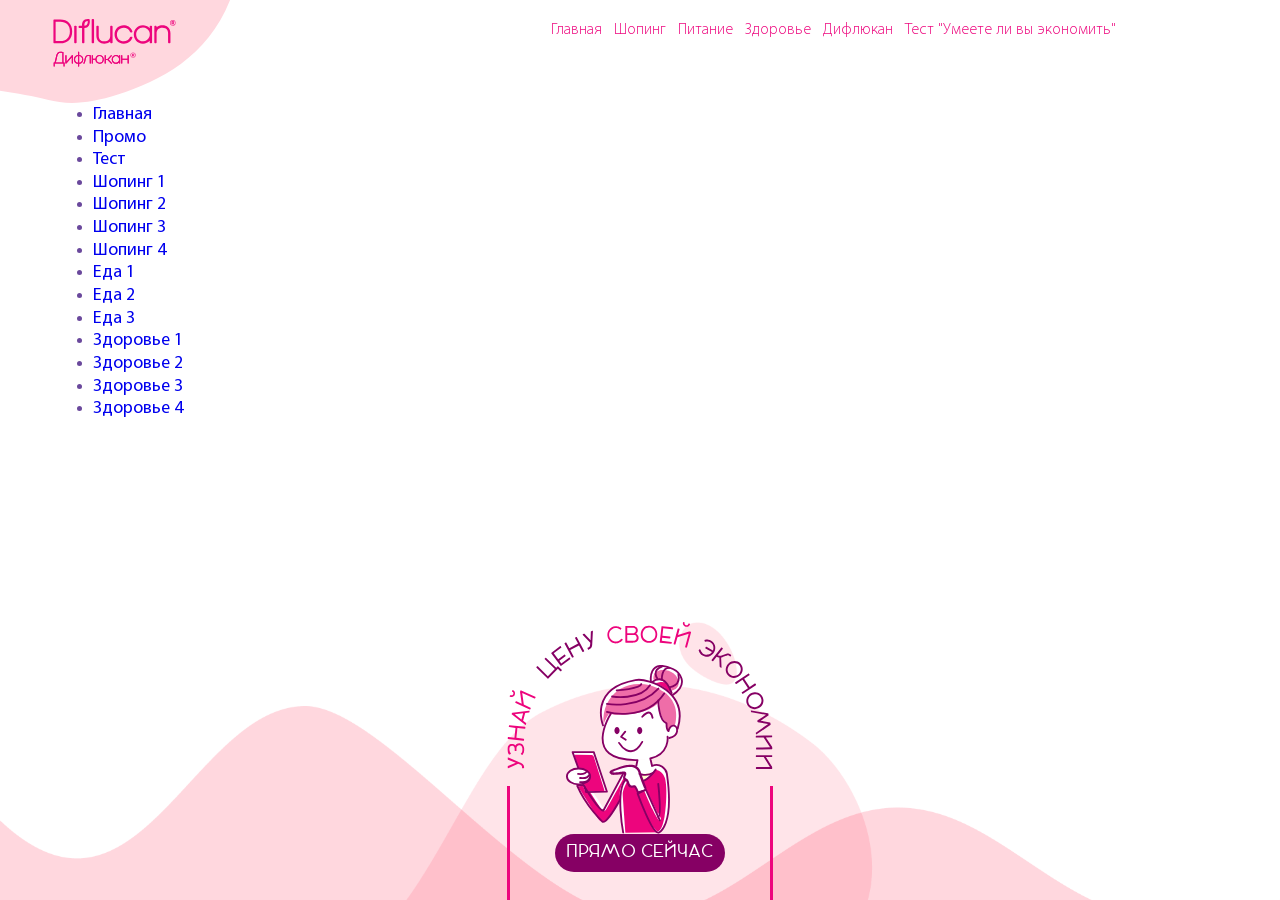
<file: app/listing.html>
<!DOCTYPE html>
<html lang="en">
<head>
    <meta charset="UTF-8">
    <meta name="viewport" content="width=device-width, initial-scale=1.0">
    <title>Document</title>
    <link rel="stylesheet" href="css/main.min.css">
</head>
<body>
    <div class="wrapper">
       <header class="header">
        <div class="container header__container">
          <div class="header__row">
            <div class="logo header__logo">
              <a href="/" class="logo__image"></a>
            </div>
            <nav class="main-menu header__main-menu">
              <ul class="main-menu__list">
                <li class="main-menu__list-item"><a href="#main" class="main-menu__link">
                  Главная
                </a></li>
                <li class="main-menu__list-item"><a href="#shoping" class="main-menu__link">
                  Шопинг
                </a></li>
                <li class="main-menu__list-item"><a href="#nutrition" class="main-menu__link">
                  Питание
                </a></li>
                <li class="main-menu__list-item"><a href="#health" class="main-menu__link">
                  Здоровье
                </a></li>
                <li class="main-menu__list-item"><a href="#" class="main-menu__link">
                  Дифлюкан	
                </a></li>
                <li class="main-menu__list-item"><a href="#" class="main-menu__link">
                  Тест "Умеете ли вы экономить"
                </a></li>
              </ul>
            </nav>
            <div class="burger header__burger">
              <span class="rect"></span>
              <span class="rect"></span>
              <span class="rect"></span>
            </div>
            <div class="mobile-menu">
              <div class="mobile-menu__header">
                <div class="logo mobile-menu__logo">
                  <a href="/" class="logo__image"></a>
                </div>
              </div>
              <img src="img/mobile-menu/text.svg" alt="" class="mobile-menu__image">
              <nav class="mobile-menu__nav">
                <ul class="mobile-menu__list">
                  <li class="mobile-menu__list-item"><a href="#health-mob" class="mobile__link"><img src="img/mobile-menu/health.svg" alt="" class="mobile__link-image"> </a></li>
                  <li class="mobile-menu__list-item"><a href="#shoping-mob" class="mobile__link"><img src="img/mobile-menu/shoping.svg" alt="" class="mobile__link-image"> </a></li>
                  <li class="mobile-menu__list-item"><a href="#nutrition" class="mobile__link"><img src="img/mobile-menu/nutrition.svg" alt="" class="mobile__link-image"> </a></li>
                  <li class="mobile-menu__list-item"><a href="#" class="mobile__link"><img src="img/mobile-menu/economy.svg" alt="" class="mobile__link-image"> </a></li>
                </ul>
              </nav>
            </div>
          </div>
        </div>
       </header>
       <main class="main">
         <div class="container">
           <ul style="position: relative; z-index: 500;">
             <li><a href="index.html" target="_blank">Главная</a></li>
             <li><a href="promo.html" target="_blank">Промо</a></li>
             <li><a href="test.html" target="_blank">Тест</a></li>
             <li><a href="index_shoping-1.html" target="_blank">Шопинг 1</a></li>
             <li><a href="index_shoping-2.html" target="_blank">Шопинг 2</a></li>
             <li><a href="index_shoping-3.html" target="_blank">Шопинг 3</a></li>
             <li><a href="index_shoping-4.html" target="_blank">Шопинг 4</a></li>
             <li><a href="food1.html" target="_blank">Еда 1</a></li>
             <li><a href="food2.html" target="_blank">Еда 2</a></li>
             <li><a href="food3.html" target="_blank">Еда 3</a></li>
             <li><a href="health1.html" target="_blank">Здоровье 1</a></li>
             <li><a href="health2.html" target="_blank">Здоровье 2</a></li>
             <li><a href="health3.html" target="_blank">Здоровье 3</a></li>
             <li><a href="health4.html" target="_blank">Здоровье 4</a></li>

           </ul>
         </div>
       </main>
       <footer class="footer">
        <div class="container">
          <a href="#" class="footer__link footer__link--border footer__link--center footer__link--desktop">
            <img class="footer__link-text" src="img/footer-text.svg" alt="" >
            <img src="img/footer-img.svg" alt="" class="footer__image">
            <span class="button">
              ПРЯМО СЕЙЧАС
            </span>
          </a>
          <a href="#" class="footer__link footer__link--right footer__link--mobile">
            <img src="img/mobile-img.svg" alt="">
          </a>
        </div>
       </footer>
    </div>
    <script src="https://ajax.googleapis.com/ajax/libs/jquery/3.4.1/jquery.min.js"></script>
    <script src="js/main.js"></script>
</body>
</html>
</file>
